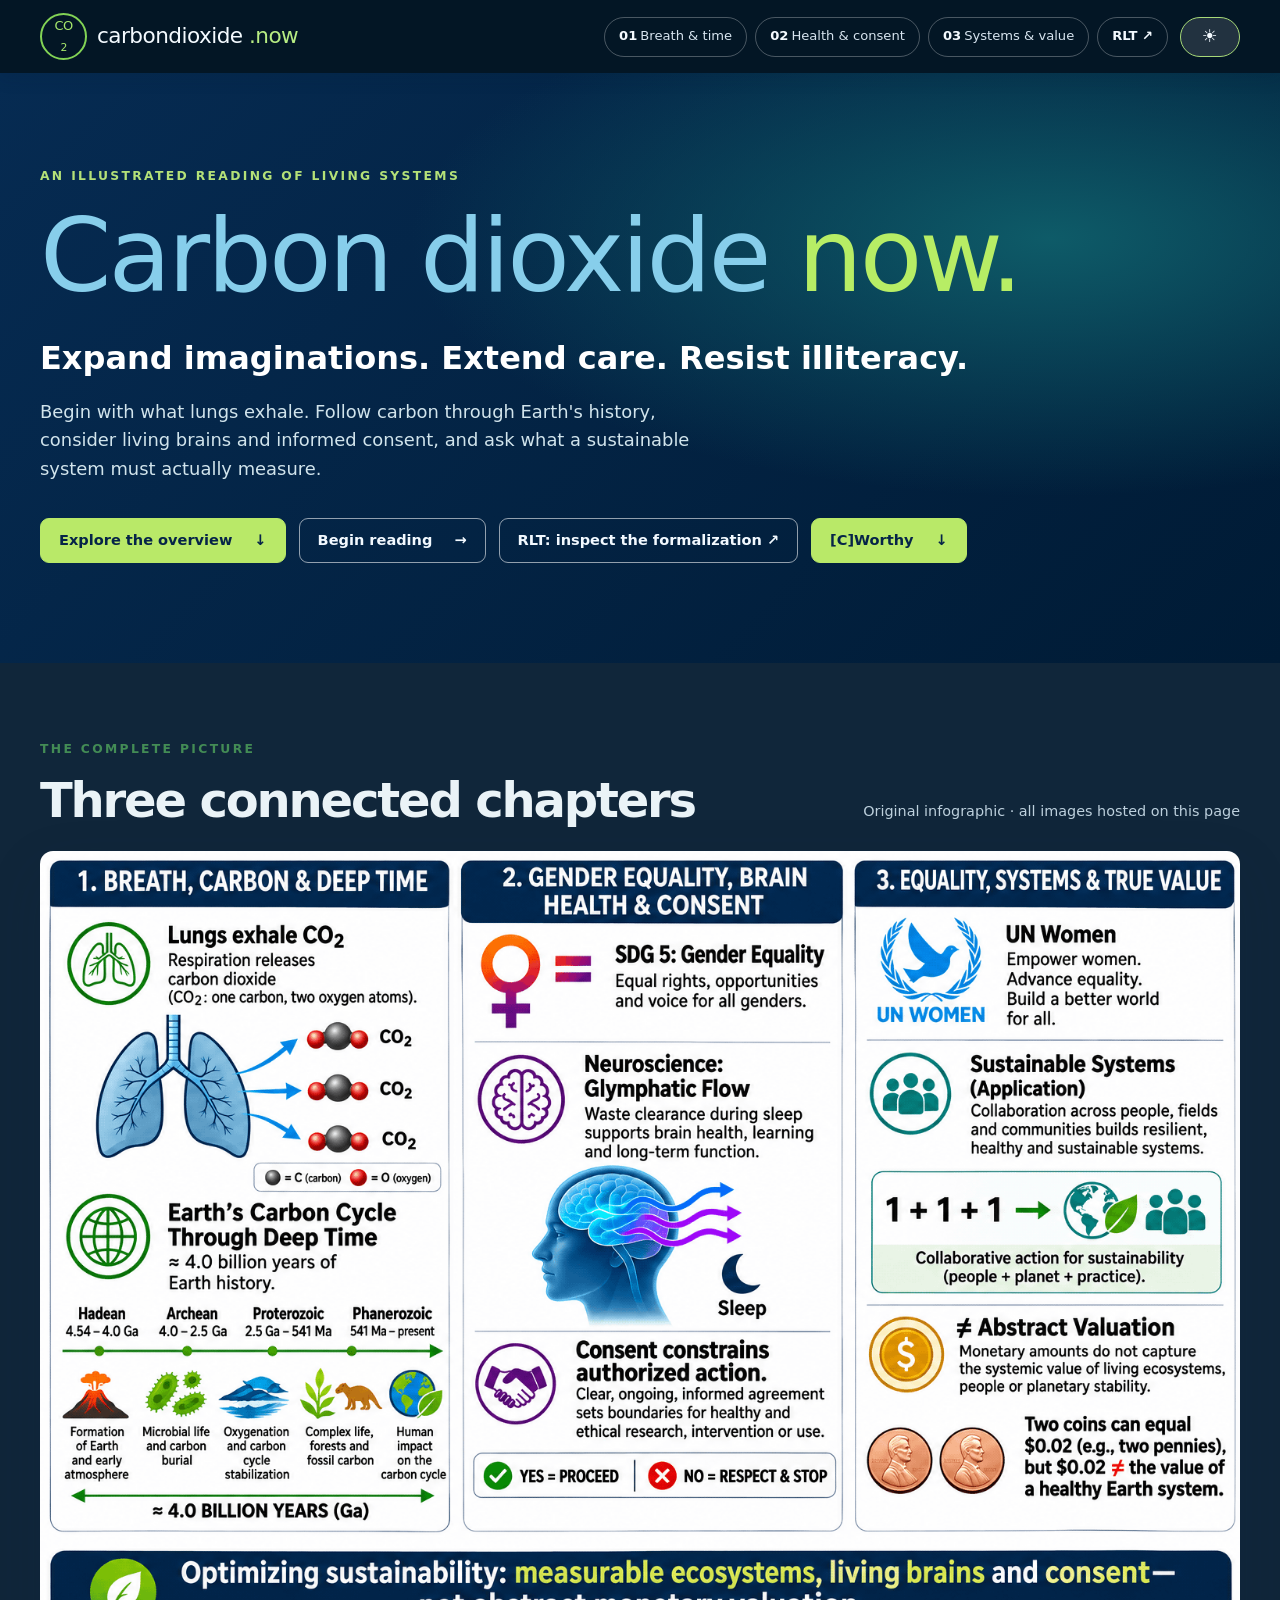
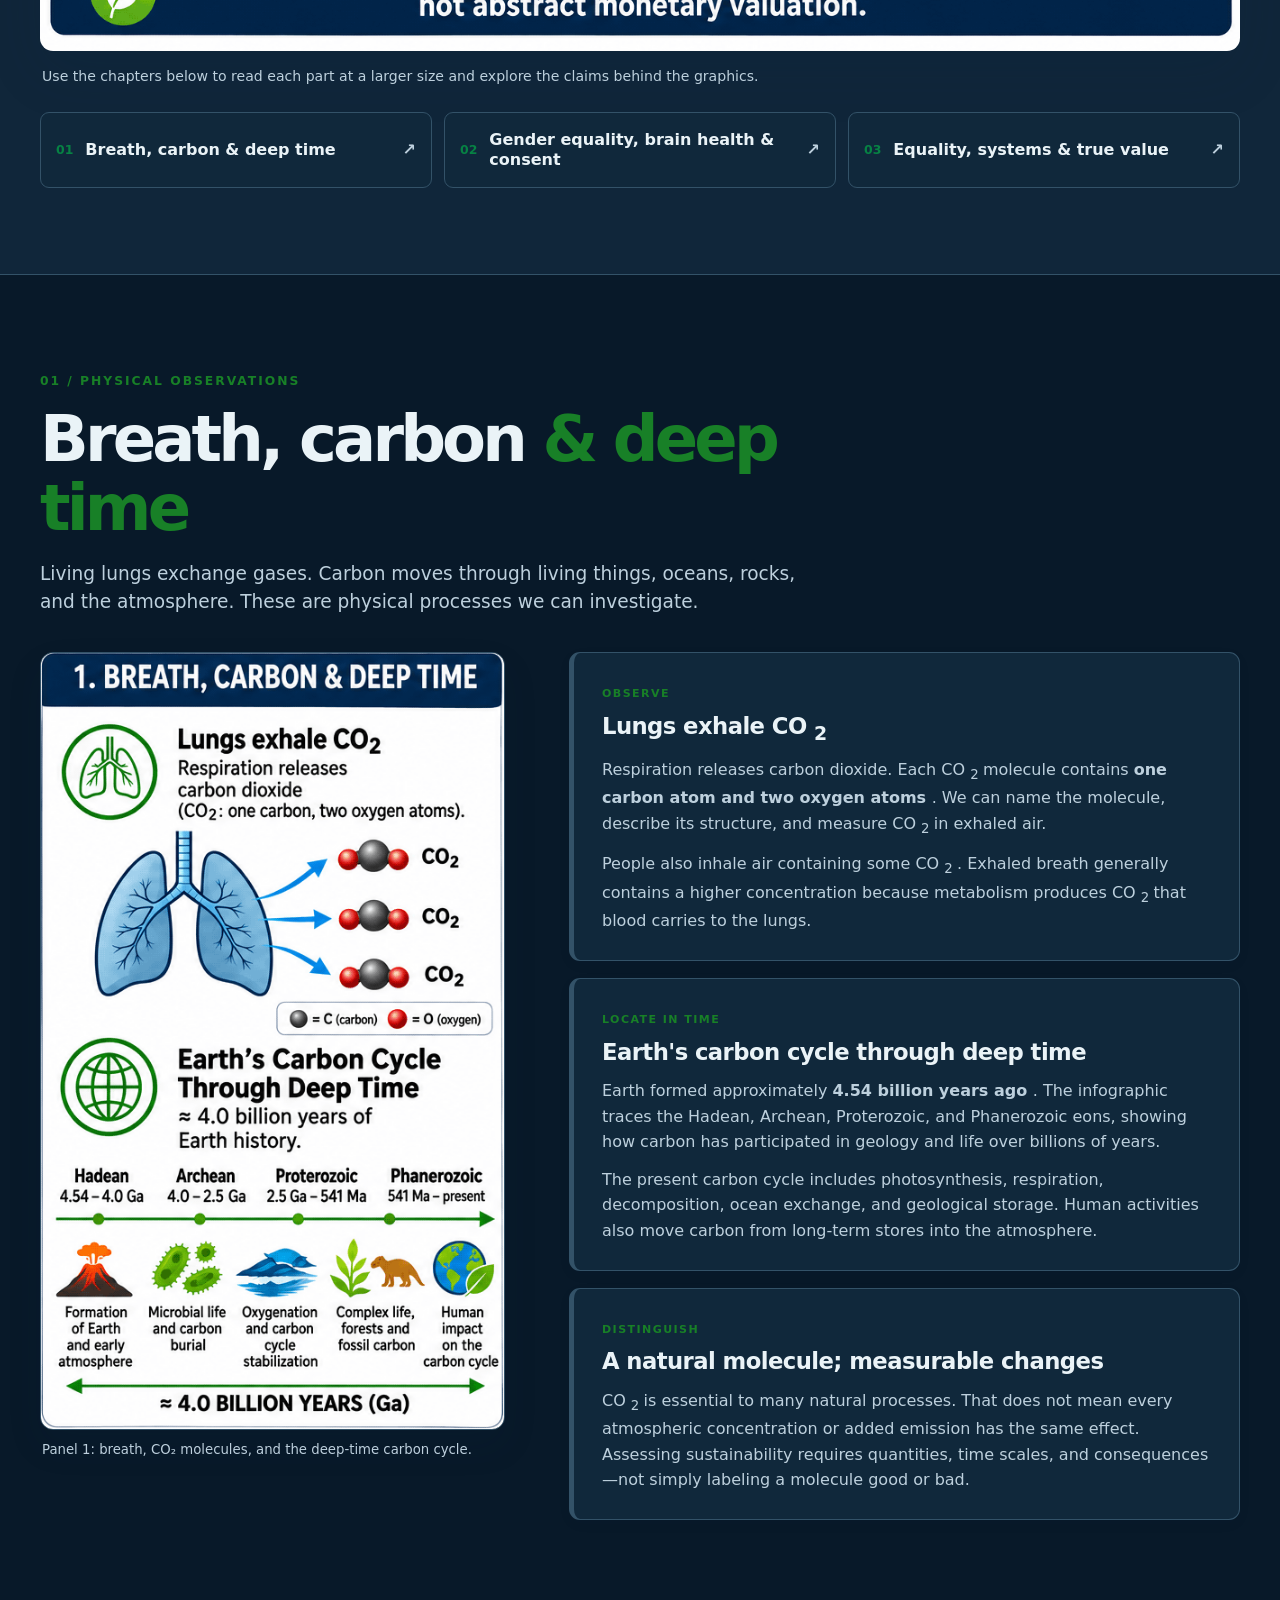
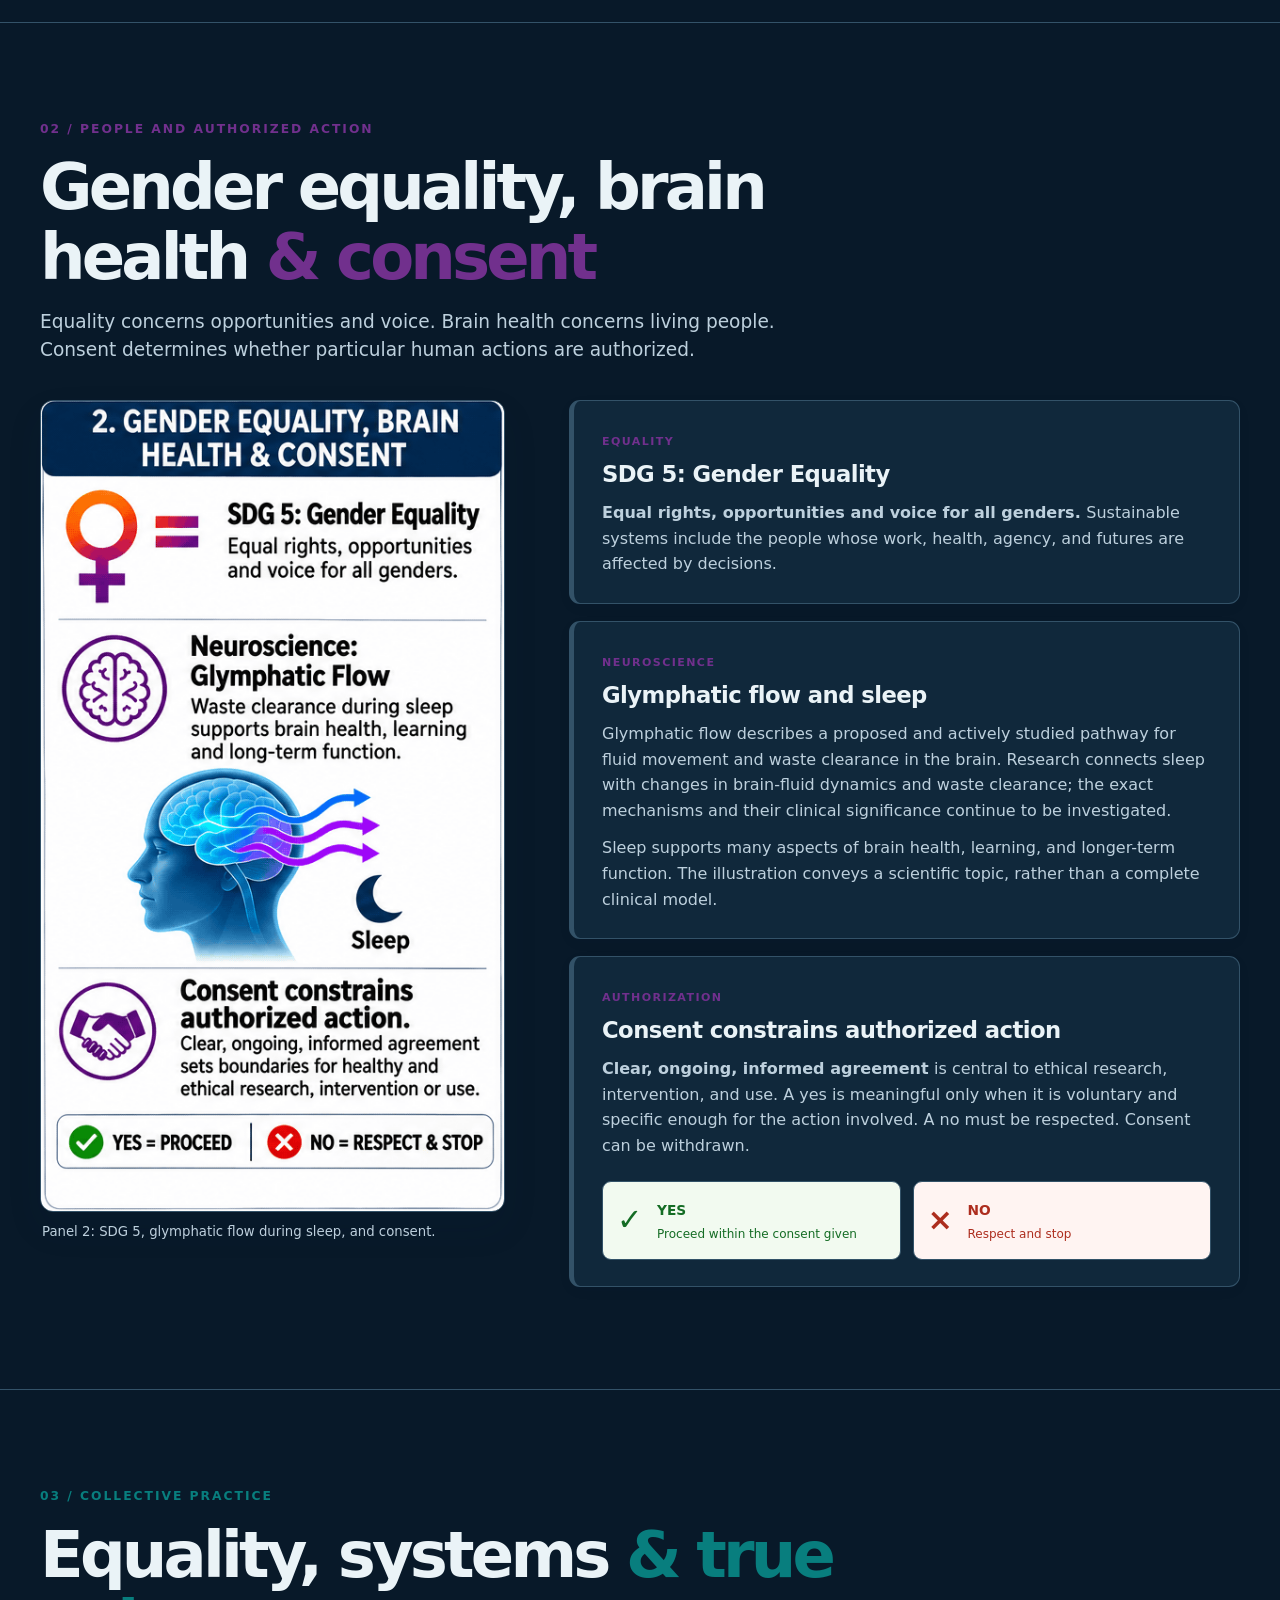
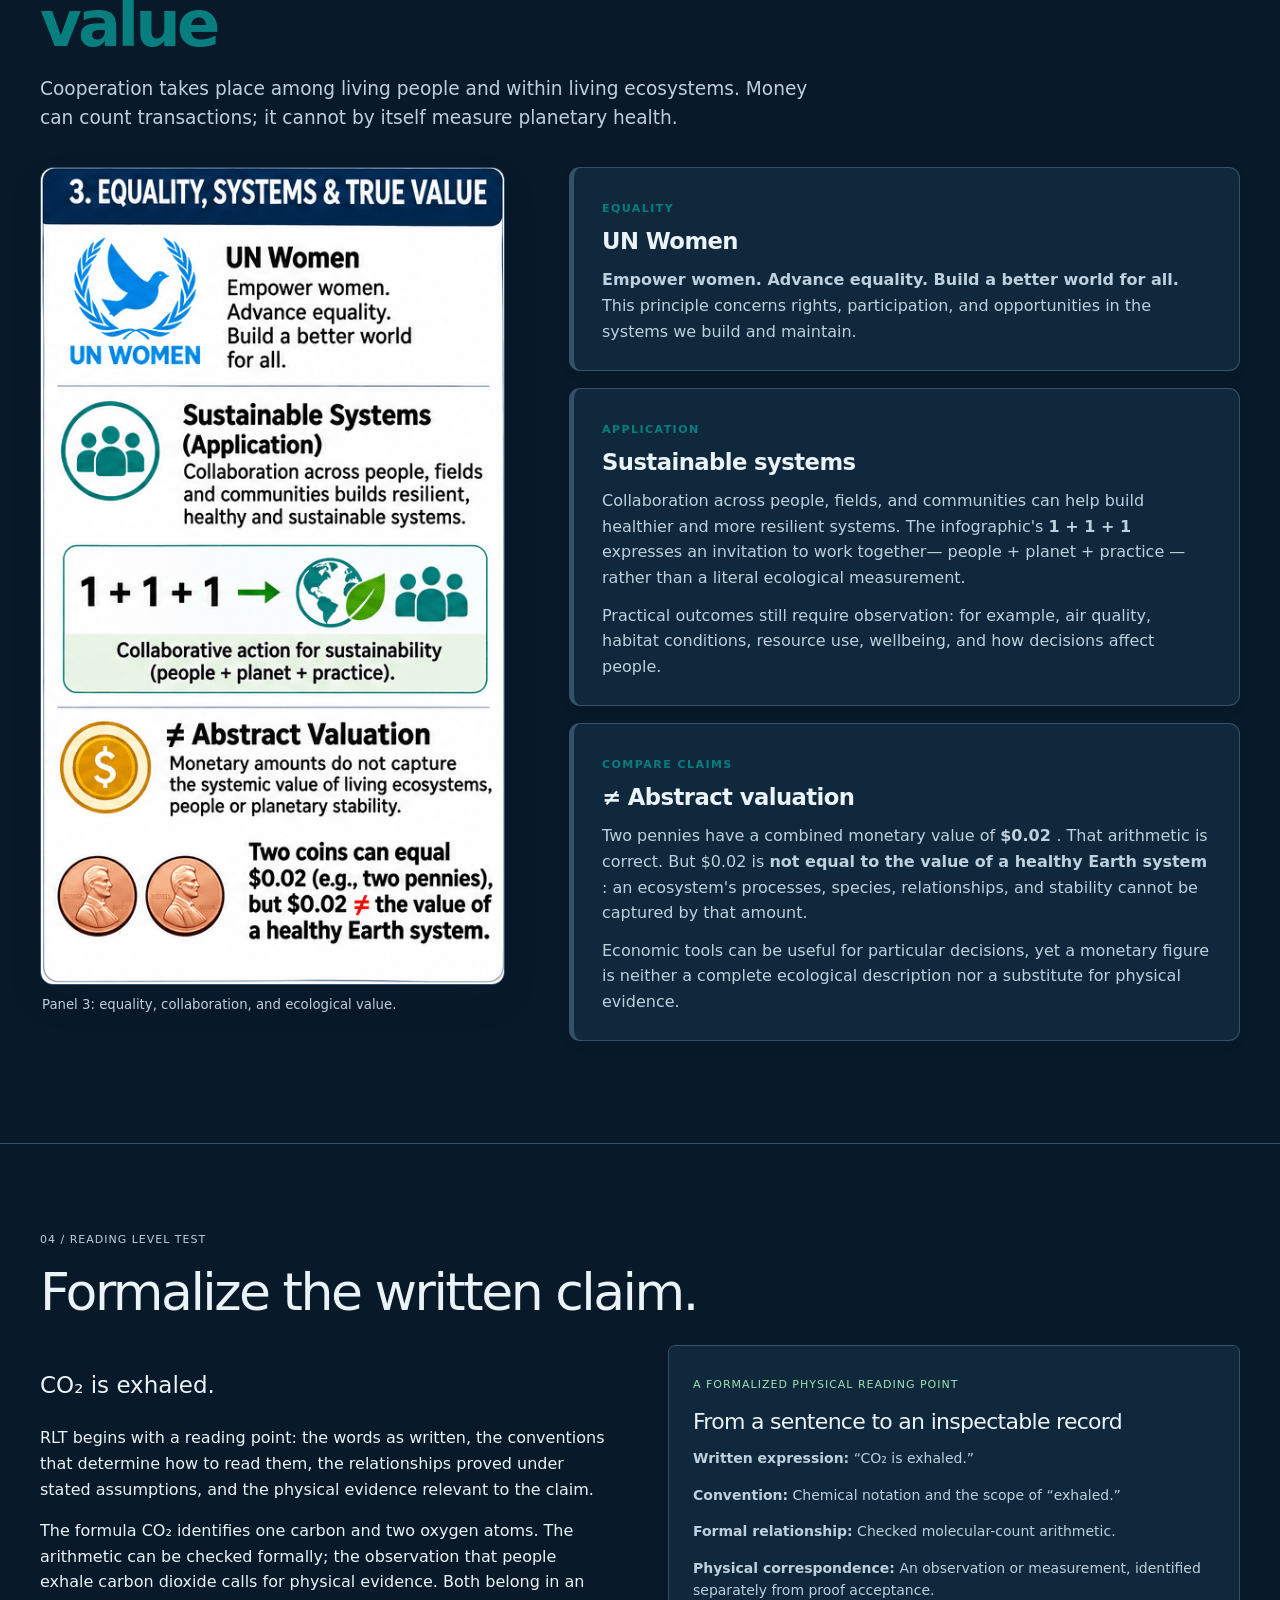
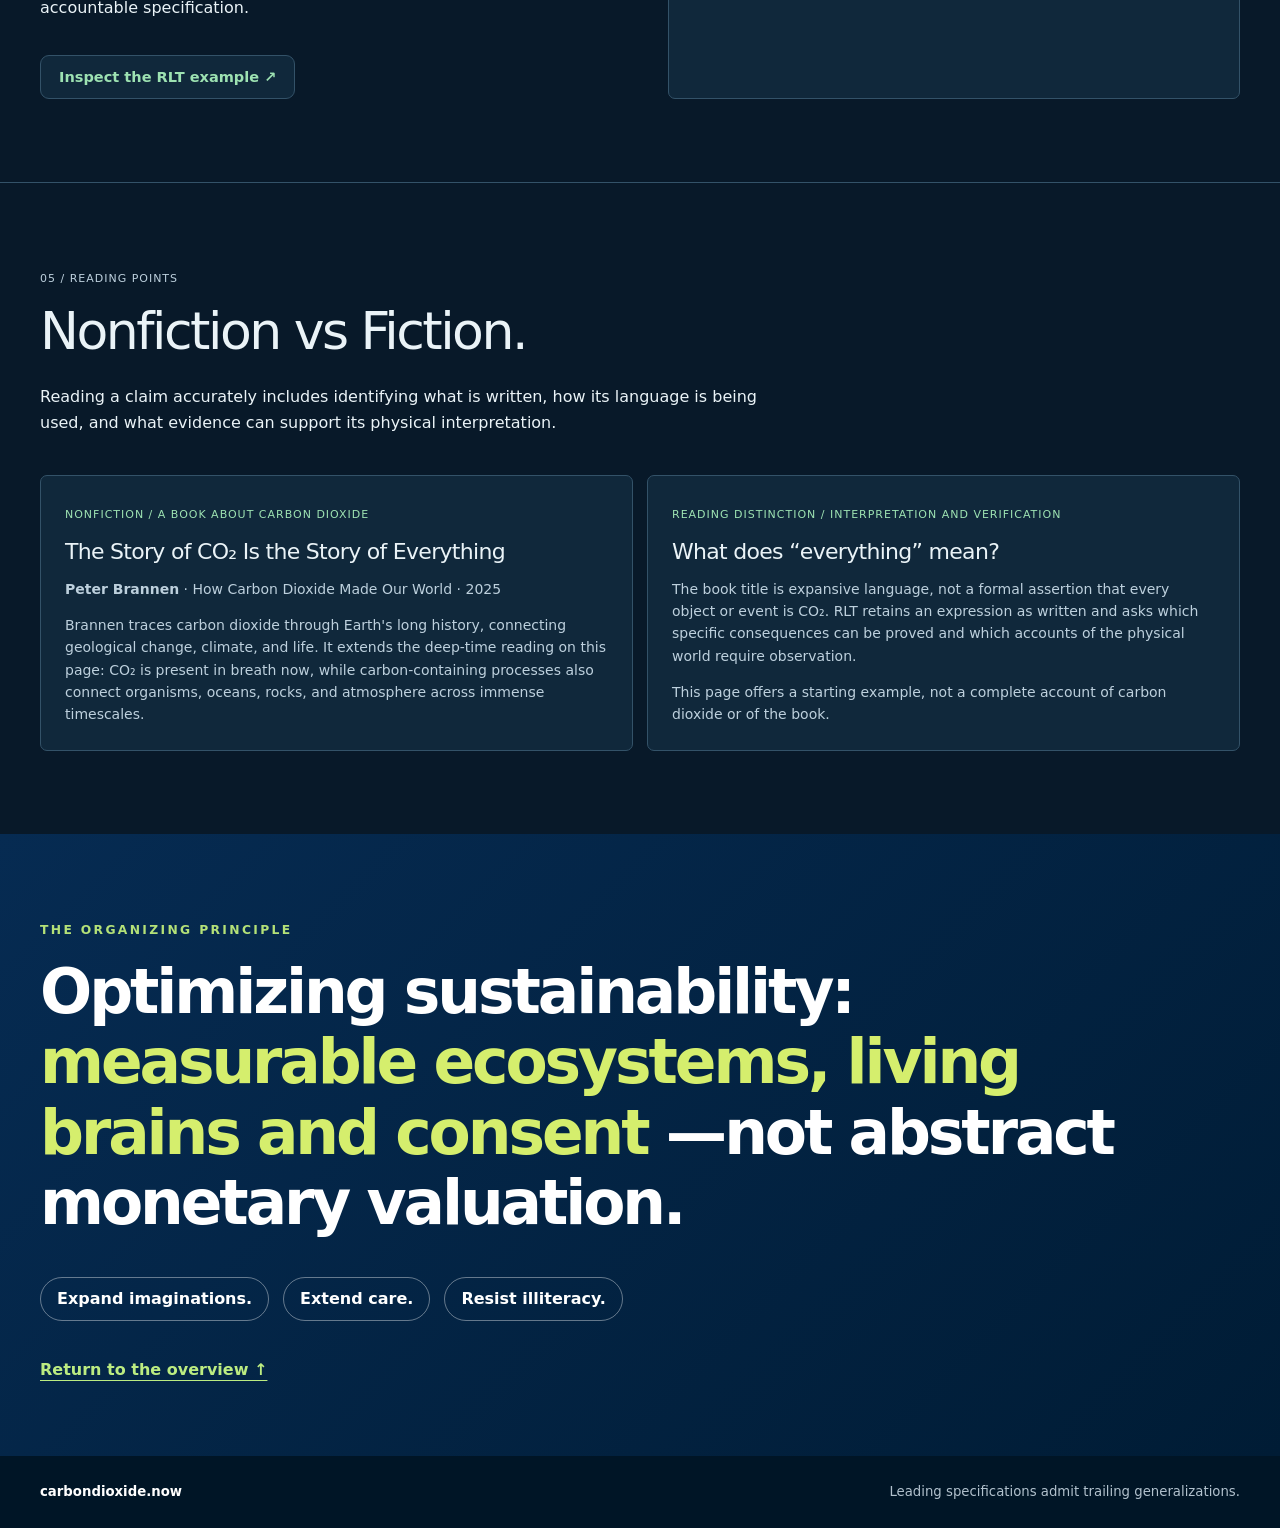
<file: carbondioxide/index.html>
<!DOCTYPE html>
<html data-default-theme="dark" data-theme="dark" data-theme-key="home" lang="en">
 <head>
  <meta charset="utf-8"/>
  <meta content="width=device-width, initial-scale=1" name="viewport"/>
  <meta content="Carbon dioxide now: breath, Earth's carbon cycle, brain health, consent, equality and sustainable systems. An illustrated, self-contained reading experience." name="description"/>
  <meta content="#05264a" name="theme-color"/>
  <title>
   Carbon Dioxide Now &mdash; Breath, Care &amp; Sustainability
  </title>
  <link href="assets/favicon.svg" rel="icon" type="image/svg+xml"/>
  <link href="style.css?v=20261116e" rel="stylesheet"/>
  <script defer="True" src="scripts/theme.js">
  </script>
 </head>
 <body class="home-page">
  <a class="skip" href="#main">
   Skip to content
  </a>
  <header class="masthead" id="top">
   <div class="wrap masthead-inner">
    <a aria-label="Carbon Dioxide Now, back to top" class="wordmark" href="#top">
     <span class="mark">
      CO
      <sub>
       2
      </sub>
     </span>
     <span>
      carbondioxide
      <span class="domain">
       .now
      </span>
     </span>
    </a>
    <div class="masthead-controls">
     <nav aria-label="Page chapters">
      <a href="#breath">
       01
       <span>
        Breath &amp; time
       </span>
      </a>
      <a href="#care">
       02
       <span>
        Health &amp; consent
       </span>
      </a>
      <a href="#systems">
       03
       <span>
        Systems &amp; value
       </span>
      </a>
      <a href="RLT/">
       RLT &nearrow;
      </a>
     </nav>
     <button aria-label="Switch to light mode" aria-pressed="true" class="theme-toggle" data-theme-toggle="" type="button">
      <span aria-hidden="true" class="theme-icon">
       ☀
      </span>
      <span class="theme-label">
       Light mode
      </span>
     </button>
    </div>
   </div>
  </header>
  <main id="main">
   <section aria-labelledby="hero-title" class="hero">
    <div class="wrap">
     <p class="eyebrow">
      An illustrated reading of living systems
     </p>
     <h1 id="hero-title">
      Carbon dioxide
      <em>
       now.
      </em>
     </h1>
     <p class="hero-intro">
      Expand imaginations. Extend care. Resist illiteracy.
     </p>
     <p class="hero-detail">
      Begin with what lungs exhale. Follow carbon through Earth's history, consider living brains and informed consent, and ask what a sustainable system must actually measure.
     </p>
     <div class="hero-actions">
      <a class="primary-link" href="#overview">
       Explore the overview
       <span aria-hidden="true">
        &darr;
       </span>
      </a>
      <a class="secondary-link" href="#breath">
       Begin reading
       <span aria-hidden="true">
        &rarr;
       </span>
      </a>
      <a class="secondary-link" href="RLT/">
       RLT: inspect the formalization &nearrow;
      </a>
      <a class="primary-link" href="/cworthy/">
       [C]Worthy
       <span aria-hidden="true">
        &darr;
       </span>
      </a>
     </div>
    </div>
   </section>
   <section aria-labelledby="overview-title" class="overview" id="overview">
    <div class="wrap">
     <div class="section-heading">
      <div>
       <p class="eyebrow">
        The complete picture
       </p>
       <h2 id="overview-title">
        Three connected chapters
       </h2>
      </div>
      <p>
       Original infographic &middot; all images hosted on this page
      </p>
     </div>
     <figure class="overview-image">
      <img alt="Three-column infographic: 1. Breath, Carbon &amp; Deep Time: lungs exhale CO₂ and Earth's carbon cycle; 2. Gender Equality, Brain Health &amp; Consent: SDG 5, glymphatic flow and authorized action; 3. Equality, Systems &amp; True Value: UN Women, collaboration, and the limits of abstract monetary valuation." fetchpriority="high" height="1024" src="assets/overview.png" width="1536"/>
      <figcaption>
       Use the chapters below to read each part at a larger size and explore the claims behind the graphics.
      </figcaption>
     </figure>
     <div aria-label="Jump to a chapter" class="chapter-jump">
      <a href="#breath">
       <span>
        01
       </span>
       Breath, carbon &amp; deep time
       <b aria-hidden="true">
        &nearrow;
       </b>
      </a>
      <a href="#care">
       <span>
        02
       </span>
       Gender equality, brain health &amp; consent
       <b aria-hidden="true">
        &nearrow;
       </b>
      </a>
      <a href="#systems">
       <span>
        03
       </span>
       Equality, systems &amp; true value
       <b aria-hidden="true">
        &nearrow;
       </b>
      </a>
     </div>
    </div>
   </section>
   <section aria-labelledby="breath-title" class="chapter green" id="breath">
    <div class="wrap">
     <div class="chapter-head">
      <span class="chapter-number">
       01 / Physical observations
      </span>
      <h2 id="breath-title">
       Breath, carbon
       <span>
        &amp; deep time
       </span>
      </h2>
      <p>
       Living lungs exchange gases. Carbon moves through living things, oceans, rocks, and the atmosphere. These are physical processes we can investigate.
      </p>
     </div>
     <div class="chapter-layout">
      <figure class="panel-image">
       <img alt="First infographic panel: illustrated lungs releasing three carbon dioxide molecules; carbon dioxide consists of one carbon atom bonded to two oxygen atoms. Below is a geologic timeline from the Hadean to the Phanerozoic showing developments in Earth's carbon cycle." height="861" loading="lazy" src="assets/breath-carbon-deep-time.png" width="514"/>
       <figcaption>
        Panel 1: breath, CO₂ molecules, and the deep-time carbon cycle.
       </figcaption>
      </figure>
      <div class="readings">
       <article class="reading">
        <span class="reading-tag">
         Observe
        </span>
        <h3>
         Lungs exhale CO
         <sub>
          2
         </sub>
        </h3>
        <p>
         Respiration releases carbon dioxide. Each CO
         <sub>
          2
         </sub>
         molecule contains
         <strong>
          one carbon atom and two oxygen atoms
         </strong>
         . We can name the molecule, describe its structure, and measure CO
         <sub>
          2
         </sub>
         in exhaled air.
        </p>
        <p>
         People also inhale air containing some CO
         <sub>
          2
         </sub>
         . Exhaled breath generally contains a higher concentration because metabolism produces CO
         <sub>
          2
         </sub>
         that blood carries to the lungs.
        </p>
       </article>
       <article class="reading">
        <span class="reading-tag">
         Locate in time
        </span>
        <h3>
         Earth's carbon cycle through deep time
        </h3>
        <p>
         Earth formed approximately
         <strong>
          4.54 billion years ago
         </strong>
         . The infographic traces the Hadean, Archean, Proterozoic, and Phanerozoic eons, showing how carbon has participated in geology and life over billions of years.
        </p>
        <p>
         The present carbon cycle includes photosynthesis, respiration, decomposition, ocean exchange, and geological storage. Human activities also move carbon from long-term stores into the atmosphere.
        </p>
       </article>
       <article class="reading">
        <span class="reading-tag">
         Distinguish
        </span>
        <h3>
         A natural molecule; measurable changes
        </h3>
        <p>
         CO
         <sub>
          2
         </sub>
         is essential to many natural processes. That does not mean every atmospheric concentration or added emission has the same effect. Assessing sustainability requires quantities, time scales, and consequences&mdash;not simply labeling a molecule good or bad.
        </p>
       </article>
      </div>
     </div>
    </div>
   </section>
   <section aria-labelledby="care-title" class="chapter purple" id="care">
    <div class="wrap">
     <div class="chapter-head">
      <span class="chapter-number">
       02 / People and authorized action
      </span>
      <h2 id="care-title">
       Gender equality, brain health
       <span>
        &amp; consent
       </span>
      </h2>
      <p>
       Equality concerns opportunities and voice. Brain health concerns living people. Consent determines whether particular human actions are authorized.
      </p>
     </div>
     <div class="chapter-layout">
      <figure class="panel-image">
       <img alt="Second infographic panel: SDG 5 gender equality symbol; profile of a human brain illustrating glymphatic flow during sleep; a handshake representing consent, followed by YES&mdash;proceed and NO&mdash;respect and stop." height="861" loading="lazy" src="assets/gender-brain-consent.png" width="492"/>
       <figcaption>
        Panel 2: SDG 5, glymphatic flow during sleep, and consent.
       </figcaption>
      </figure>
      <div class="readings">
       <article class="reading">
        <span class="reading-tag">
         Equality
        </span>
        <h3>
         SDG 5: Gender Equality
        </h3>
        <p>
         <strong>
          Equal rights, opportunities and voice for all genders.
         </strong>
         Sustainable systems include the people whose work, health, agency, and futures are affected by decisions.
        </p>
       </article>
       <article class="reading">
        <span class="reading-tag">
         Neuroscience
        </span>
        <h3>
         Glymphatic flow and sleep
        </h3>
        <p>
         Glymphatic flow describes a proposed and actively studied pathway for fluid movement and waste clearance in the brain. Research connects sleep with changes in brain-fluid dynamics and waste clearance; the exact mechanisms and their clinical significance continue to be investigated.
        </p>
        <p>
         Sleep supports many aspects of brain health, learning, and longer-term function. The illustration conveys a scientific topic, rather than a complete clinical model.
        </p>
       </article>
       <article class="reading">
        <span class="reading-tag">
         Authorization
        </span>
        <h3>
         Consent constrains authorized action
        </h3>
        <p>
         <strong>
          Clear, ongoing, informed agreement
         </strong>
         is central to ethical research, intervention, and use. A yes is meaningful only when it is voluntary and specific enough for the action involved. A no must be respected. Consent can be withdrawn.
        </p>
        <div aria-label="Consent principle" class="decision">
         <div class="yes">
          <span aria-hidden="true">
           &checkmark;
          </span>
          <b>
           YES
          </b>
          <small>
           Proceed within the consent given
          </small>
         </div>
         <div class="no">
          <span aria-hidden="true">
           &times;
          </span>
          <b>
           NO
          </b>
          <small>
           Respect and stop
          </small>
         </div>
        </div>
       </article>
      </div>
     </div>
    </div>
   </section>
   <section aria-labelledby="systems-title" class="chapter teal" id="systems">
    <div class="wrap">
     <div class="chapter-head">
      <span class="chapter-number">
       03 / Collective practice
      </span>
      <h2 id="systems-title">
       Equality, systems
       <span>
        &amp; true value
       </span>
      </h2>
      <p>
       Cooperation takes place among living people and within living ecosystems. Money can count transactions; it cannot by itself measure planetary health.
      </p>
     </div>
     <div class="chapter-layout">
      <figure class="panel-image">
       <img alt="Third infographic panel: UN Women emblem and equality language; sustainable systems with people plus planet plus practice; two pennies illustrating that two cents in monetary value does not equal the value of a healthy Earth system." height="861" loading="lazy" src="assets/equality-systems-value.png" width="489"/>
       <figcaption>
        Panel 3: equality, collaboration, and ecological value.
       </figcaption>
      </figure>
      <div class="readings">
       <article class="reading">
        <span class="reading-tag">
         Equality
        </span>
        <h3>
         UN Women
        </h3>
        <p>
         <strong>
          Empower women. Advance equality. Build a better world for all.
         </strong>
         This principle concerns rights, participation, and opportunities in the systems we build and maintain.
        </p>
       </article>
       <article class="reading">
        <span class="reading-tag">
         Application
        </span>
        <h3>
         Sustainable systems
        </h3>
        <p>
         Collaboration across people, fields, and communities can help build healthier and more resilient systems. The infographic's
         <strong>
          1 + 1 + 1
         </strong>
         expresses an invitation to work together&mdash;
         <em>
          people + planet + practice
         </em>
         &mdash;rather than a literal ecological measurement.
        </p>
        <p>
         Practical outcomes still require observation: for example, air quality, habitat conditions, resource use, wellbeing, and how decisions affect people.
        </p>
       </article>
       <article class="reading">
        <span class="reading-tag">
         Compare claims
        </span>
        <h3>
         &ne; Abstract valuation
        </h3>
        <p>
         Two pennies have a combined monetary value of
         <strong>
          $0.02
         </strong>
         . That arithmetic is correct. But $0.02 is
         <strong>
          not equal to the value of a healthy Earth system
         </strong>
         : an ecosystem's processes, species, relationships, and stability cannot be captured by that amount.
        </p>
        <p>
         Economic tools can be useful for particular decisions, yet a monetary figure is neither a complete ecological description nor a substitute for physical evidence.
        </p>
       </article>
      </div>
     </div>
    </div>
   </section>
       <!-- Independent research introduction: same shared components as other pages. -->
    <section class="section" id="formalization" aria-labelledby="formalization-title">
      <div class="wrap">
        <p class="count">04 / Reading Level Test</p>
        <h2 id="formalization-title">Formalize the written claim.</h2>
        <div class="section-grid">
          <div>
            <p class="lead">CO₂ is exhaled.</p>
            <p>RLT begins with a reading point: the words as written, the conventions that determine how to read them, the relationships proved under stated assumptions, and the physical evidence relevant to the claim.</p>
            <p>The formula CO₂ identifies one carbon and two oxygen atoms. The arithmetic can be checked formally; the observation that people exhale carbon dioxide calls for physical evidence. Both belong in an accountable specification.</p>
            <div class="actions">
              <a href="RLT/">Inspect the RLT example ↗</a>
            </div>
          </div>
          <div class="card">
            <span class="card-num">A formalized physical reading point</span>
            <h3>From a sentence to an inspectable record</h3>
            <p><strong>Written expression:</strong> “CO₂ is exhaled.”</p>
            <p><strong>Convention:</strong> Chemical notation and the scope of “exhaled.”</p>
            <p><strong>Formal relationship:</strong> Checked molecular-count arithmetic.</p>
            <p><strong>Physical correspondence:</strong> An observation or measurement, identified separately from proof acceptance.</p>
          </div>
        </div>
      </div>
    </section>

    <section class="section" id="reading-points" aria-labelledby="reading-points-title">
      <div class="wrap">
        <p class="count">05 / Reading points</p>
        <h2 id="reading-points-title">Nonfiction vs Fiction.</h2>
        <p class="intro">Reading a claim accurately includes identifying what is written, how its language is being used, and what evidence can support its physical interpretation.</p>
        <div class="cards">
          <article class="card">
            <span class="card-num">Nonfiction / A book about carbon dioxide</span>
            <h3><cite>The Story of CO₂ Is the Story of Everything</cite></h3>
            <p><strong>Peter Brannen</strong> · <cite>How Carbon Dioxide Made Our World</cite> · 2025</p>
            <p>Brannen traces carbon dioxide through Earth's long history, connecting geological change, climate, and life. It extends the deep-time reading on this page: CO₂ is present in breath now, while carbon-containing processes also connect organisms, oceans, rocks, and atmosphere across immense timescales.</p>
          </article>
          <article class="card">
            <span class="card-num">Reading distinction / Interpretation and verification</span>
            <h3>What does “everything” mean?</h3>
            <p>The book title is expansive language, not a formal assertion that every object or event is CO₂. RLT retains an expression as written and asks which specific consequences can be proved and which accounts of the physical world require observation.</p>
            <p>This page offers a starting example, not a complete account of carbon dioxide or of the book.</p>
          </article>
        </div>
      </div>
    </section>
<section aria-labelledby="closing-title" class="closing">
    <div class="wrap">
     <p class="eyebrow">
      The organizing principle
     </p>
     <h2 id="closing-title">
      Optimizing sustainability:
      <span>
       measurable ecosystems, living brains and consent
      </span>
      &mdash;not abstract monetary valuation.
     </h2>
     <div class="closing-triad">
      <span>
       Expand imaginations.
      </span>
      <span>
       Extend care.
      </span>
      <span>
       Resist illiteracy.
      </span>
     </div>
     <a class="backtop" href="#overview">
      Return to the overview &uarr;
     </a>
    </div>
   </section>
  </main>
  <footer>
   <div class="wrap footer-inner">
    <span>
     carbondioxide.now
    </span>
    <span>
     Leading specifications admit trailing generalizations.
    </span>
   </div>
  </footer>
 </body>
</html>
</file>
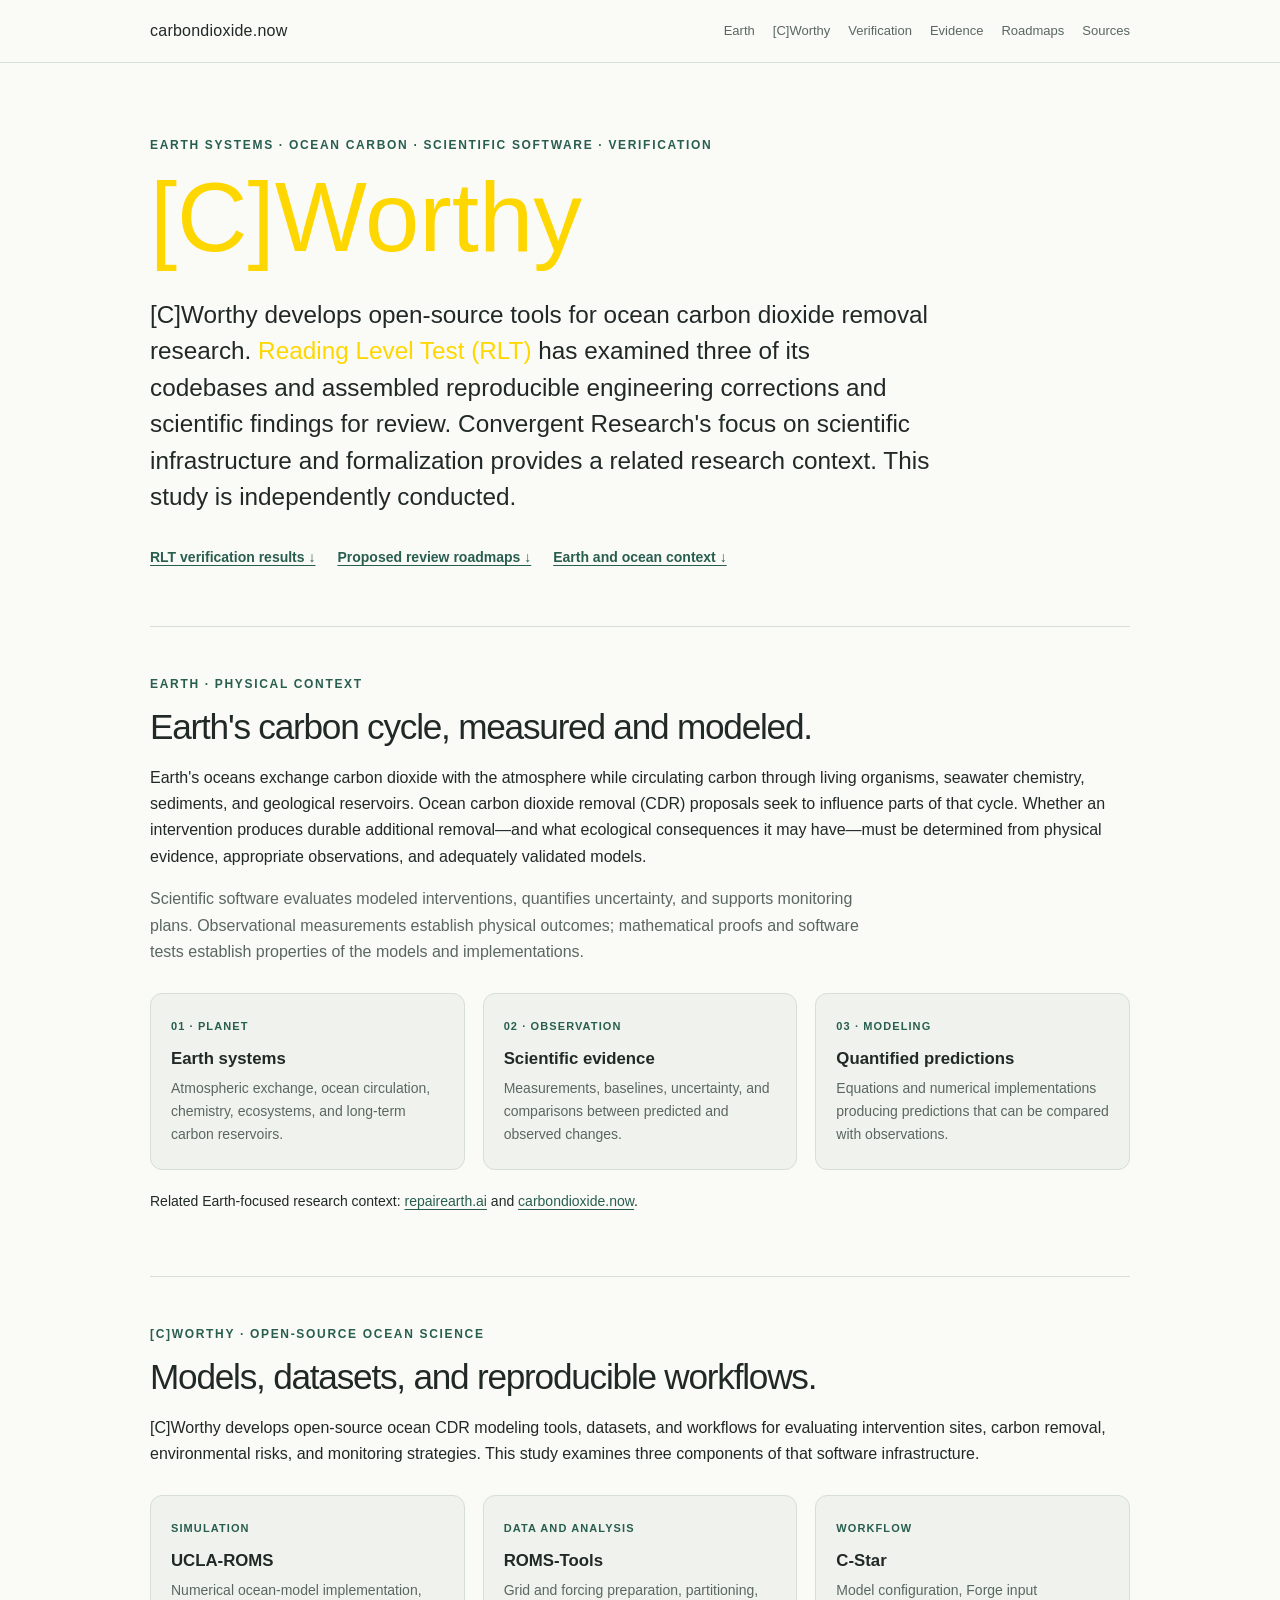
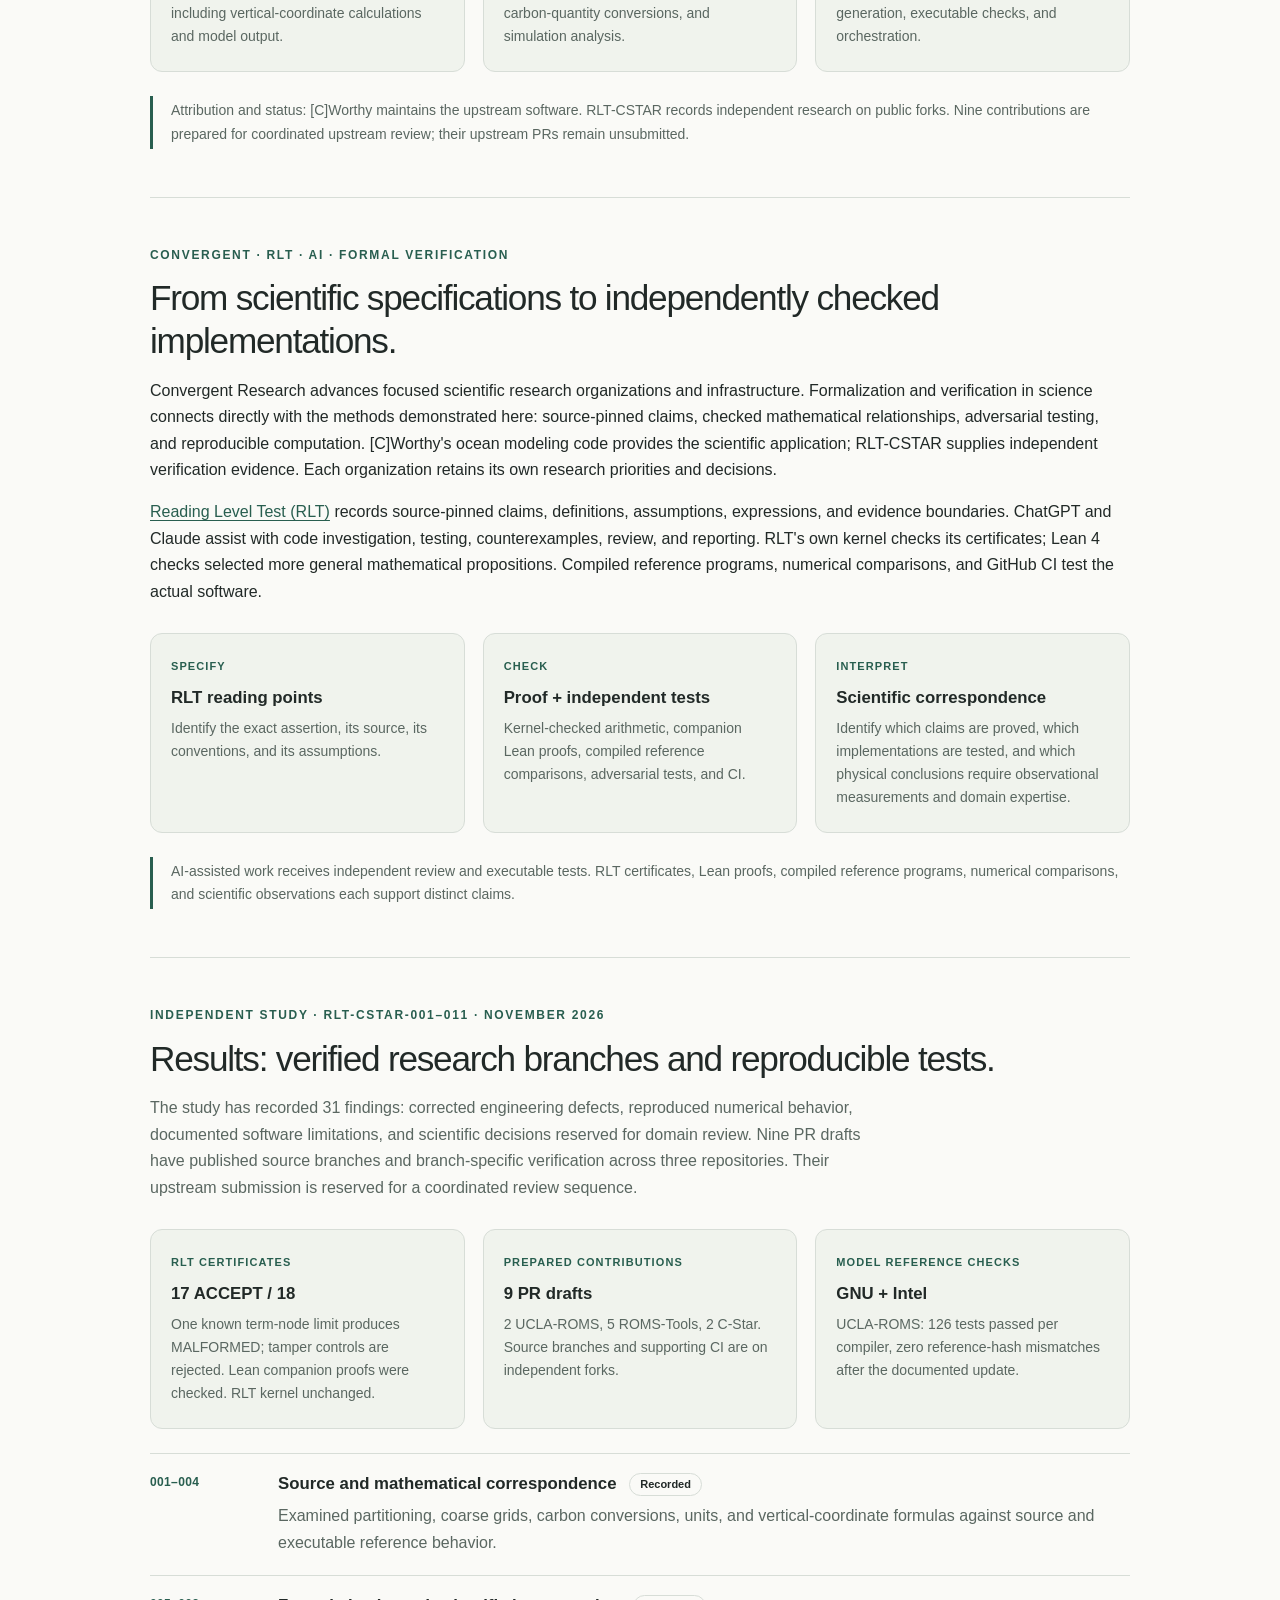
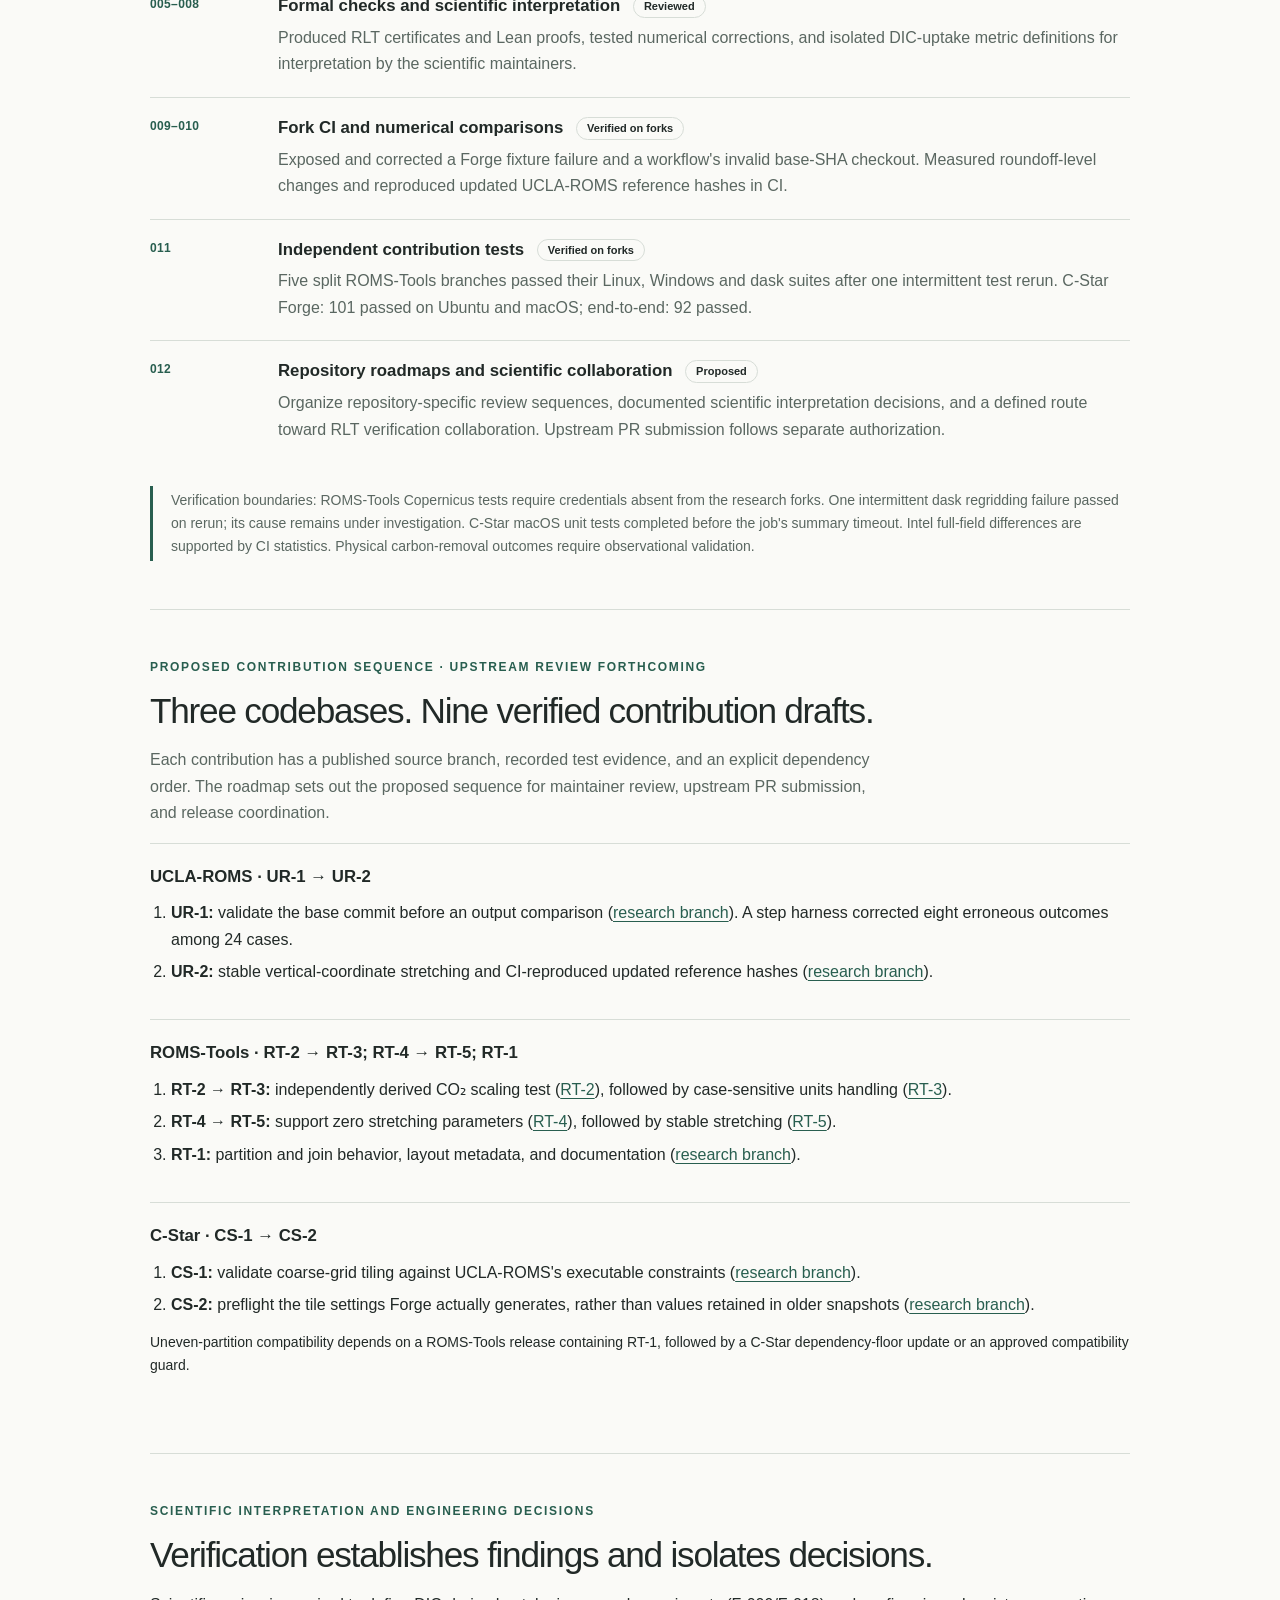
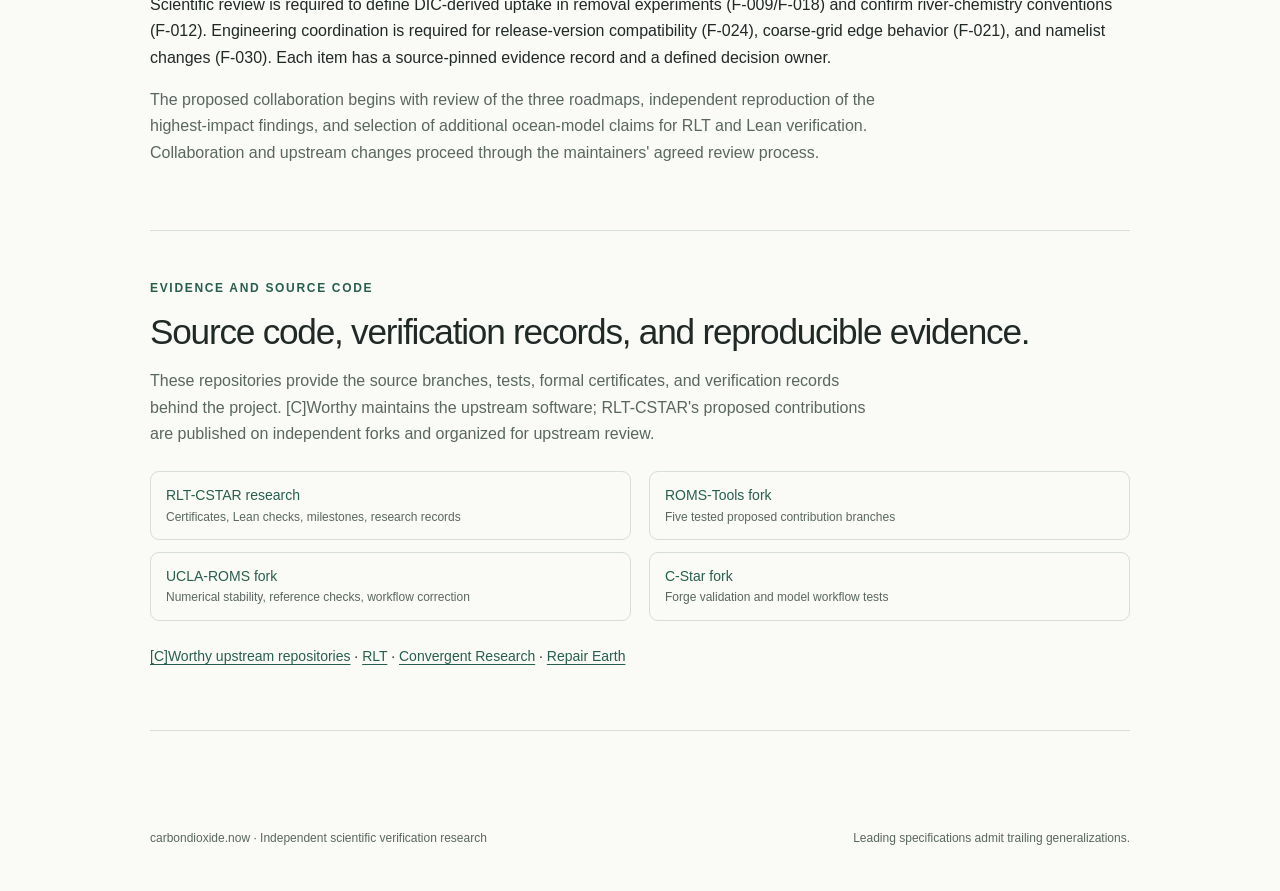
<file: carbondioxide/C/index.html>
<!doctype html>

<html lang="en">
<head>
<meta charset="utf-8"/>
<meta content="width=device-width, initial-scale=1" name="viewport"/>
<meta content="light dark" name="color-scheme"/>
<meta content="Earth carbon cycle, ocean carbon dioxide removal, [C]Worthy modeling software, Convergent Research, and independently verified RLT-CSTAR contributions." name="description"/>
<title>[C]Worthy · Earth, ocean science &amp; independent verification · carbondioxide.now</title>
<style>
    :root {
      color-scheme: light dark;
      --bg: #fafaf7;
      --fg: #212927;
      --soft: #5a6761;
      --line: #d7ddd7;
      --subtle: #f0f3ed;
      --accent: #285e4f;
      --accent2: #dfece5;
      --max: 980px;
    }
    @media (prefers-color-scheme: dark) {
      :root { --bg:#141b18; --fg:#e8efe9; --soft:#b4c3b8; --line:#34443a; --subtle:#1e2a23; --accent:#a1dcc0; --accent2:#263e32; }
    }
    * { box-sizing: border-box; }
    html { scroll-behavior: smooth; }
    body { margin: 0; background: var(--bg); color: var(--fg); font: 400 16px/1.65 -apple-system, BlinkMacSystemFont, "Segoe UI", Helvetica, Arial, sans-serif; }
    a { color: var(--accent); text-underline-offset: 3px; }
    a:focus-visible { outline: 3px solid var(--accent); outline-offset: 4px; }
    .wrap { width: min(calc(100% - 42px), var(--max)); margin: auto; }
    header { border-bottom: 1px solid var(--line); }
    .top { display: flex; justify-content: space-between; gap: 18px; align-items: center; padding: 18px 0; }
    .brand { font-size: 16px; font-weight: 300; letter-spacing: .015em; color: var(--fg); text-decoration: none; white-space: nowrap; }
    .nav { display: flex; gap: 18px; font-size: 13px; flex-wrap: wrap; }
    .nav a { color: var(--soft); text-decoration: none; }
    .nav a:hover { color: var(--fg); text-decoration: underline; }
    main { padding-bottom: 72px; }
    .hero { padding: 73px 0 57px; border-bottom: 1px solid var(--line); }
    .eyebrow { margin: 0 0 12px; font-size: 12px; text-transform: uppercase; letter-spacing: .14em; font-weight: 600; color: var(--accent); }
    h1 { font-size: clamp(3rem, 8.2vw, 6.1rem); line-height: 1.03; font-weight: 300; margin: 0 0 28px; }
    h2 { font-size: clamp(1.55rem, 3.2vw, 2.2rem); line-height: 1.2; letter-spacing: -.035em; font-weight: 400; margin: 0 0 15px; }
    h3 { font-size: 1.05rem; line-height: 1.35; font-weight: 620; margin: 0 0 7px; }
    .lead { font-size: clamp(1.16rem, 2.1vw, 1.52rem); line-height: 1.5; max-width: 780px; font-weight: 350; margin: 0; }
    .lede-note { color: var(--soft); font-size: 14px; margin-top: 23px; max-width: 790px; }
    .actions { display: flex; gap: 22px; flex-wrap: wrap; margin-top: 30px; font-size: 14px; }
    .actions a { font-weight: 600; }
    section { padding: 48px 0; border-bottom: 1px solid var(--line); }
    .section-intro { color: var(--soft); max-width: 730px; margin-top: 0; }
    .cols { display: grid; grid-template-columns: repeat(3, minmax(0, 1fr)); gap: 18px; margin-top: 28px; }
    .panel { border: 1px solid var(--line); border-radius: 12px; padding: 23px 20px; background: var(--subtle); }
    .panel p { margin: 0; font-size: 14px; color: var(--soft); }
    .panel .mini { margin: 0 0 12px; color: var(--accent); text-transform: uppercase; letter-spacing: .1em; font-size: 11px; font-weight: 700; }
    .progress { list-style: none; padding: 0; margin: 24px 0 0; }
    .progress li { display: grid; grid-template-columns: 108px 1fr; gap: 20px; padding: 19px 0; border-top: 1px solid var(--line); }
    .progress time, .progress .step { color: var(--accent); font-size: 12px; font-weight: 650; letter-spacing: .03em; }
    .progress p { margin: 6px 0 0; color: var(--soft); }
    .status { display: inline-block; border-radius: 999px; padding: 3px 10px; color: var(--fg); border: 1px solid var(--line); font-size: 11px; font-weight: 600; vertical-align: middle; margin-left: 8px; white-space: nowrap; }
    .note { border-left: 3px solid var(--accent); padding: 3px 0 3px 18px; margin: 24px 0 0; color: var(--soft); }
    .roadmap { padding: 22px 0; border-top: 1px solid var(--line); }
    .roadmap h3 { margin-bottom: 9px; }
    .roadmap p { margin: 6px 0; }
    .roadmap ol { padding-left: 21px; margin: 12px 0; }
    .roadmap li { margin: 6px 0; }
    .meta { font-size: 13px; color: var(--soft); }
    .small { font-size: 14px; }
    .repos { display: grid; grid-template-columns: 1fr 1fr; gap: 12px 18px; margin: 24px 0 0; }
    .repos a { display: block; border: 1px solid var(--line); border-radius: 9px; padding: 12px 15px; text-decoration: none; font-size: 14px; }
    .repos a:hover { background: var(--subtle); }
    .repos span { display: block; font-size: 12px; color: var(--soft); }
    footer { display: flex; gap: 15px; justify-content: space-between; flex-wrap: wrap; padding: 26px 0 42px; color: var(--soft); font-size: 12px; }
    footer a { color: inherit; }
    @media (max-width: 680px) { .hero { padding: 51px 0 45px; } .cols, .repos { grid-template-columns: 1fr; } .progress li { grid-template-columns: 1fr; gap: 4px; } .top { align-items: flex-start; } .nav { gap: 12px; } }
  </style>
</head>
<body>
<header>
<div class="wrap top">
<a class="brand" href="/">carbondioxide.now</a>
<nav aria-label="Page navigation" class="nav"><a href="#earth">Earth</a><a href="#cworthy">[C]Worthy</a><a href="#verification">Verification</a><a href="#progress">Evidence</a><a href="#roadmaps">Roadmaps</a><a href="#sources">Sources</a></nav>
</div>
</header>
<main class="wrap">
<div class="hero">
<p class="eyebrow">Earth systems · Ocean carbon · Scientific software · Verification</p>
<h1 style="color: gold;">[C]Worthy</h1>
<!--<p class="lead">The Earth's carbon cycle is its history. It's imperative that we prioritize accurate science like clean datacenters ocean carbon dioxide removal.</p>
<p class="lede-note">-->
<p class="lead">[C]Worthy develops open-source tools for ocean carbon dioxide removal research. <span style="color: gold;">Reading Level Test (RLT)</span><!--, working with ChatGPT, Claude, Lean 4, and independent numerical verification,--> has examined three of its codebases and assembled reproducible engineering corrections and scientific findings for review. Convergent Research's focus on scientific infrastructure and formalization provides a related research context. This study is independently conducted.</p>
<div class="actions"><a href="#progress">RLT verification results ↓</a><a href="#roadmaps">Proposed review roadmaps ↓</a><a href="#earth">Earth and ocean context ↓</a></div>
</div>
<section aria-labelledby="earth-title" id="earth">
<p class="eyebrow">Earth · Physical context</p>
<h2 id="earth-title">Earth's carbon cycle, measured and modeled.</h2>
<p>Earth's oceans exchange carbon dioxide with the atmosphere while circulating carbon through living organisms, seawater chemistry, sediments, and geological reservoirs. Ocean carbon dioxide removal (CDR) proposals seek to influence parts of that cycle. Whether an intervention produces durable additional removal—and what ecological consequences it may have—must be determined from physical evidence, appropriate observations, and adequately validated models.</p>
<p class="section-intro">Scientific software evaluates modeled interventions, quantifies uncertainty, and supports monitoring plans. Observational measurements establish physical outcomes; mathematical proofs and software tests establish properties of the models and implementations.</p>
<div class="cols">
<article class="panel"><p class="mini">01 · Planet</p><h3>Earth systems</h3><p>Atmospheric exchange, ocean circulation, chemistry, ecosystems, and long-term carbon reservoirs.</p></article>
<article class="panel"><p class="mini">02 · Observation</p><h3>Scientific evidence</h3><p>Measurements, baselines, uncertainty, and comparisons between predicted and observed changes.</p></article>
<article class="panel"><p class="mini">03 · Modeling</p><h3>Quantified predictions</h3><p>Equations and numerical implementations producing predictions that can be compared with observations.</p></article>
</div>
<p class="small" style="margin-top:20px">Related Earth-focused research context: <a href="https://repairearth.ai/">repairearth.ai</a> and <a href="https://carbondioxide.now/">carbondioxide.now</a>.</p>
</section>
<section aria-labelledby="cworthy-title" id="cworthy">
<p class="eyebrow">[C]Worthy · Open-source ocean science</p>
<h2 id="cworthy-title">Models, datasets, and reproducible workflows.</h2>
<p>[C]Worthy develops open-source ocean CDR modeling tools, datasets, and workflows for evaluating intervention sites, carbon removal, environmental risks, and monitoring strategies. This study examines three components of that software infrastructure.</p>
<div class="cols">
<article class="panel"><p class="mini">Simulation</p><h3>UCLA-ROMS</h3><p>Numerical ocean-model implementation, including vertical-coordinate calculations and model output.</p></article>
<article class="panel"><p class="mini">Data and analysis</p><h3>ROMS-Tools</h3><p>Grid and forcing preparation, partitioning, carbon-quantity conversions, and simulation analysis.</p></article>
<article class="panel"><p class="mini">Workflow</p><h3>C-Star</h3><p>Model configuration, Forge input generation, executable checks, and orchestration.</p></article>
</div>
<p class="note small">Attribution and status: [C]Worthy maintains the upstream software. RLT-CSTAR records independent research on public forks. Nine contributions are prepared for coordinated upstream review; their upstream PRs remain unsubmitted.</p>
</section>
<section aria-labelledby="verification-title" id="verification">
<p class="eyebrow">Convergent · RLT · AI · Formal verification</p>
<h2 id="verification-title">From scientific specifications to independently checked implementations.</h2>
<p>Convergent Research advances focused scientific research organizations and infrastructure. Formalization and verification in science connects directly with the methods demonstrated here: source-pinned claims, checked mathematical relationships, adversarial testing, and reproducible computation. [C]Worthy's ocean modeling code provides the scientific application; RLT-CSTAR supplies independent verification evidence. Each organization retains its own research priorities and decisions.</p>
<p><a href="https://formalize.now/rlt">Reading Level Test (RLT)</a> records source-pinned claims, definitions, assumptions, expressions, and evidence boundaries. ChatGPT and Claude assist with code investigation, testing, counterexamples, review, and reporting. RLT's own kernel checks its certificates; Lean 4 checks selected more general mathematical propositions. Compiled reference programs, numerical comparisons, and GitHub CI test the actual software.</p>
<div class="cols">
<article class="panel"><p class="mini">Specify</p><h3>RLT reading points</h3><p>Identify the exact assertion, its source, its conventions, and its assumptions.</p></article>
<article class="panel"><p class="mini">Check</p><h3>Proof + independent tests</h3><p>Kernel-checked arithmetic, companion Lean proofs, compiled reference comparisons, adversarial tests, and CI.</p></article>
<article class="panel"><p class="mini">Interpret</p><h3>Scientific correspondence</h3><p>Identify which claims are proved, which implementations are tested, and which physical conclusions require observational measurements and domain expertise.</p></article>
</div>
<p class="note small">AI-assisted work receives independent review and executable tests. RLT certificates, Lean proofs, compiled reference programs, numerical comparisons, and scientific observations each support distinct claims.</p>
</section>
<section aria-labelledby="progress-title" id="progress">
<p class="eyebrow">Independent study · RLT-CSTAR-001–011 · November 2026</p>
<h2 id="progress-title">Results: verified research branches and reproducible tests.</h2>
<p class="section-intro">The study has recorded 31 findings: corrected engineering defects, reproduced numerical behavior, documented software limitations, and scientific decisions reserved for domain review. Nine PR drafts have published source branches and branch-specific verification across three repositories. Their upstream submission is reserved for a coordinated review sequence.</p>
<div aria-label="Current independently reported evidence" class="cols">
<article class="panel"><p class="mini">RLT certificates</p><h3>17 ACCEPT / 18</h3><p>One known term-node limit produces MALFORMED; tamper controls are rejected. Lean companion proofs were checked. RLT kernel unchanged.</p></article>
<article class="panel"><p class="mini">Prepared contributions</p><h3>9 PR drafts</h3><p>2 UCLA-ROMS, 5 ROMS-Tools, 2 C-Star. Source branches and supporting CI are on independent forks.</p></article>
<article class="panel"><p class="mini">Model reference checks</p><h3>GNU + Intel</h3><p>UCLA-ROMS: 126 tests passed per compiler, zero reference-hash mismatches after the documented update.</p></article>
</div>
<ol class="progress">
<li><span class="step">001–004</span><div><h3>Source and mathematical correspondence <span class="status">Recorded</span></h3><p>Examined partitioning, coarse grids, carbon conversions, units, and vertical-coordinate formulas against source and executable reference behavior.</p></div></li>
<li><span class="step">005–008</span><div><h3>Formal checks and scientific interpretation <span class="status">Reviewed</span></h3><p>Produced RLT certificates and Lean proofs, tested numerical corrections, and isolated DIC-uptake metric definitions for interpretation by the scientific maintainers.</p></div></li>
<li><span class="step">009–010</span><div><h3>Fork CI and numerical comparisons <span class="status">Verified on forks</span></h3><p>Exposed and corrected a Forge fixture failure and a workflow's invalid base-SHA checkout. Measured roundoff-level changes and reproduced updated UCLA-ROMS reference hashes in CI.</p></div></li>
<li><span class="step">011</span><div><h3>Independent contribution tests <span class="status">Verified on forks</span></h3><p>Five split ROMS-Tools branches passed their Linux, Windows and dask suites after one intermittent test rerun. C-Star Forge: 101 passed on Ubuntu and macOS; end-to-end: 92 passed.</p></div></li>
<li><span class="step">012</span><div><h3>Repository roadmaps and scientific collaboration <span class="status">Proposed</span></h3><p>Organize repository-specific review sequences, documented scientific interpretation decisions, and a defined route toward RLT verification collaboration. Upstream PR submission follows separate authorization.</p></div></li>
</ol>
<p class="note small">Verification boundaries: ROMS-Tools Copernicus tests require credentials absent from the research forks. One intermittent dask regridding failure passed on rerun; its cause remains under investigation. C-Star macOS unit tests completed before the job's summary timeout. Intel full-field differences are supported by CI statistics. Physical carbon-removal outcomes require observational validation.</p>
</section>
<section aria-labelledby="roadmaps-title" id="roadmaps">
<p class="eyebrow">Proposed contribution sequence · Upstream review forthcoming</p>
<h2 id="roadmaps-title">Three codebases. Nine verified contribution drafts.</h2>
<p class="section-intro">Each contribution has a published source branch, recorded test evidence, and an explicit dependency order. The roadmap sets out the proposed sequence for maintainer review, upstream PR submission, and release coordination.</p>
<div class="roadmap"><h3>UCLA-ROMS · UR-1 → UR-2</h3>
<ol>
<li><strong>UR-1:</strong> validate the base commit before an output comparison (<a href="https://github.com/thinkthoughts/ucla-roms/tree/rlt-cstar/f028-base-sha">research branch</a>). A step harness corrected eight erroneous outcomes among 24 cases.</li>
<li><strong>UR-2:</strong> stable vertical-coordinate stretching and CI-reproduced updated reference hashes (<a href="https://github.com/thinkthoughts/ucla-roms/tree/rlt-cstar/integration-010">research branch</a>).</li>
</ol>
</div>
<div class="roadmap"><h3>ROMS-Tools · RT-2 → RT-3; RT-4 → RT-5; RT-1</h3>
<ol>
<li><strong>RT-2 → RT-3:</strong> independently derived CO₂ scaling test (<a href="https://github.com/thinkthoughts/roms-tools/tree/rlt-cstar/pr-co2-scale">RT-2</a>), followed by case-sensitive units handling (<a href="https://github.com/thinkthoughts/roms-tools/tree/rlt-cstar/pr-cdr-units">RT-3</a>).</li>
<li><strong>RT-4 → RT-5:</strong> support zero stretching parameters (<a href="https://github.com/thinkthoughts/roms-tools/tree/rlt-cstar/pr-zero-theta">RT-4</a>), followed by stable stretching (<a href="https://github.com/thinkthoughts/roms-tools/tree/rlt-cstar/pr-stable-stretching">RT-5</a>).</li>
<li><strong>RT-1:</strong> partition and join behavior, layout metadata, and documentation (<a href="https://github.com/thinkthoughts/roms-tools/tree/rlt-cstar/pr-tiling">research branch</a>).</li>
</ol>
</div>
<div class="roadmap"><h3>C-Star · CS-1 → CS-2</h3>
<ol>
<li><strong>CS-1:</strong> validate coarse-grid tiling against UCLA-ROMS's executable constraints (<a href="https://github.com/thinkthoughts/C-Star/tree/rlt-cstar/integration-010">research branch</a>).</li>
<li><strong>CS-2:</strong> preflight the tile settings Forge actually generates, rather than values retained in older snapshots (<a href="https://github.com/thinkthoughts/C-Star/tree/rlt-cstar/pr-tiles-generated">research branch</a>).</li>
</ol>
<p class="small">Uneven-partition compatibility depends on a ROMS-Tools release containing RT-1, followed by a C-Star dependency-floor update or an approved compatibility guard.</p>
</div>
</section>
<section aria-labelledby="questions-title" id="questions">
<p class="eyebrow">Scientific interpretation and engineering decisions</p>
<h2 id="questions-title">Verification establishes findings and isolates decisions.</h2>
<p>Scientific review is required to define DIC-derived uptake in removal experiments (F-009/F-018) and confirm river-chemistry conventions (F-012). Engineering coordination is required for release-version compatibility (F-024), coarse-grid edge behavior (F-021), and namelist changes (F-030). Each item has a source-pinned evidence record and a defined decision owner.</p>
<p class="section-intro">The proposed collaboration begins with review of the three roadmaps, independent reproduction of the highest-impact findings, and selection of additional ocean-model claims for RLT and Lean verification. Collaboration and upstream changes proceed through the maintainers' agreed review process.</p>
</section>
<section aria-labelledby="sources-title" id="sources">
<p class="eyebrow">Evidence and source code</p>
<h2 id="sources-title">Source code, verification records, and reproducible evidence.</h2>
<p class="section-intro">These repositories provide the source branches, tests, formal certificates, and verification records behind the project. [C]Worthy maintains the upstream software; RLT-CSTAR's proposed contributions are published on independent forks and organized for upstream review.</p>
<div class="repos">
<a href="https://github.com/thinkthoughts/rlt/tree/research/rlt-cstar-011">RLT-CSTAR research <span>Certificates, Lean checks, milestones, research records</span></a>
<a href="https://github.com/thinkthoughts/roms-tools">ROMS-Tools fork <span>Five tested proposed contribution branches</span></a>
<a href="https://github.com/thinkthoughts/ucla-roms">UCLA-ROMS fork <span>Numerical stability, reference checks, workflow correction</span></a>
<a href="https://github.com/thinkthoughts/C-Star">C-Star fork <span>Forge validation and model workflow tests</span></a>
</div>
<p class="small" style="margin-top:24px"><a href="https://github.com/CWorthy-ocean">[C]Worthy upstream repositories</a> · <a href="https://formalize.now/rlt">RLT</a> · <a href="https://www.convergentresearch.org/">Convergent Research</a> · <a href="https://repairearth.ai/">Repair Earth</a></p>
</section>
</main>
<div class="wrap">
<footer>
<span>carbondioxide.now · Independent scientific verification research</span>
<span>Leading specifications admit trailing generalizations.</span>
</footer>
</div>
</body>
</html>
</file>
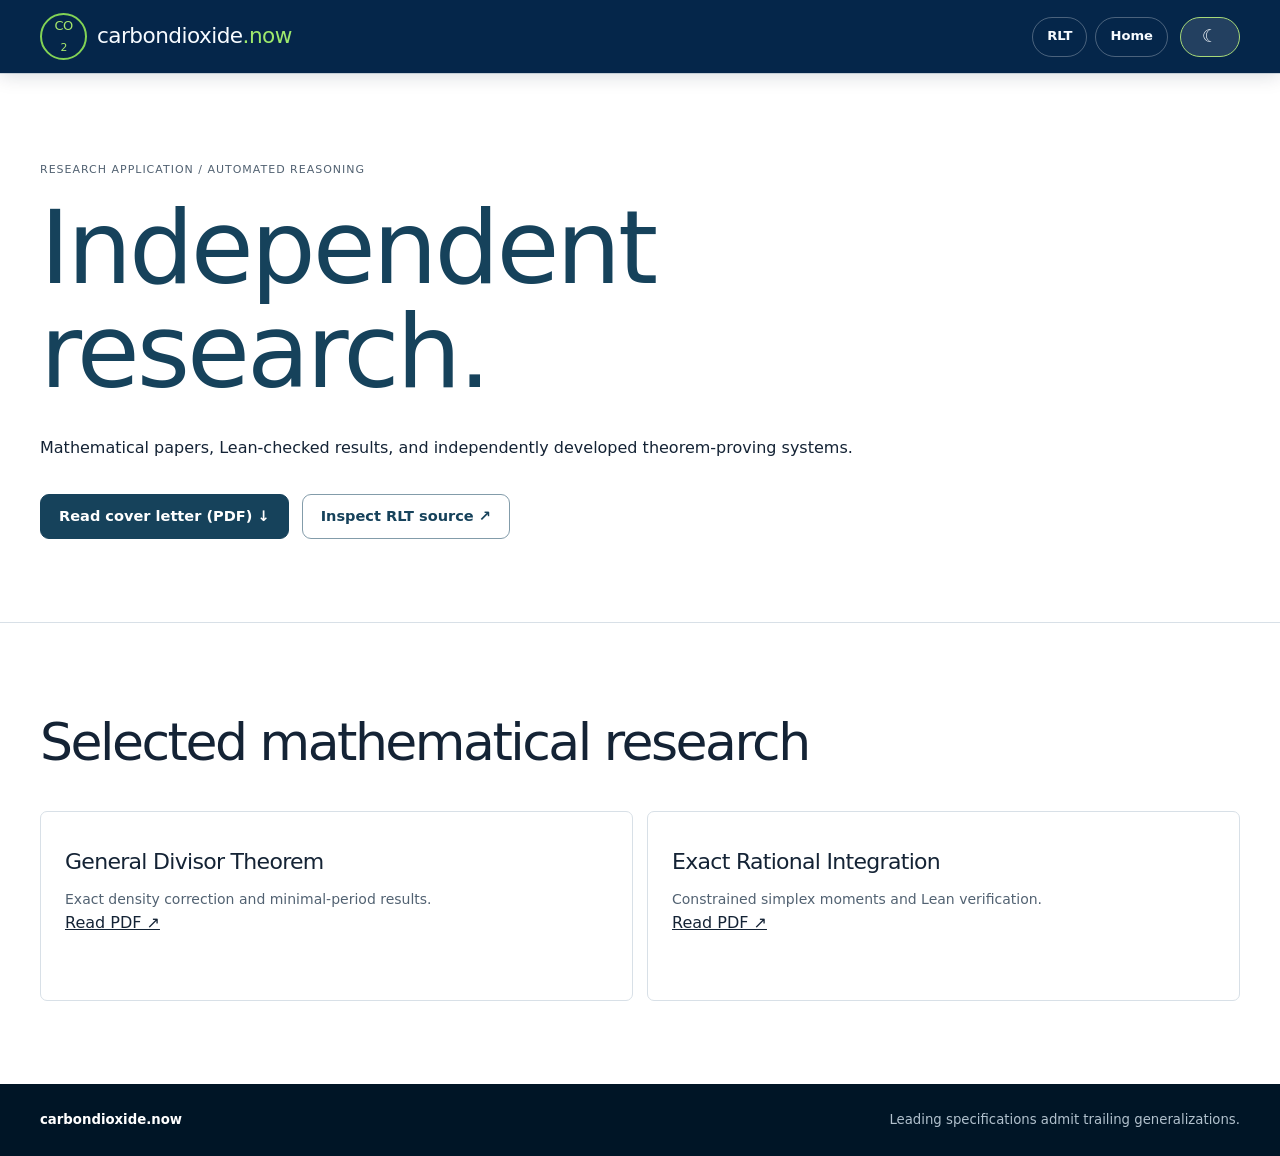
<file: carbondioxide/resume/index.html>
<!doctype html>
<html lang="en" data-default-theme="light" data-theme="light" data-theme-key="resume">
<head>
  <meta charset="utf-8">
  <meta name="viewport" content="width=device-width, initial-scale=1">
  <title>Research application · carbondioxide.now</title>
  <link rel="stylesheet" href="../style.css">
  <script src="../scripts/theme.js" defer></script>
</head>
<body>
  <a class="skip" href="#main">Skip to content</a>
  <header class="masthead"><div class="wrap masthead-inner">
    <a class="wordmark" href="../index.html"><span class="mark">CO<sub>2</sub></span><span>carbondioxide<span class="domain">.now</span></span></a>
    <div class="masthead-controls"><nav aria-label="Research navigation"><a href="../RLT/">RLT</a><a href="../index.html">Home</a></nav>
      <button class="theme-toggle" data-theme-toggle type="button" aria-label="Switch theme"><span class="theme-icon" aria-hidden="true">☾</span><span class="theme-label">Dark mode</span></button>
    </div>
  </div></header>
  <main id="main"><section class="section"><div class="wrap">
    <p class="count">RESEARCH APPLICATION / AUTOMATED REASONING</p>
    <h1>Independent research.</h1>
    <p>Mathematical papers, Lean-checked results, and independently developed theorem-proving systems.</p>
    <div class="hero-actions"><a class="primary-link" href="aws-automated-reasoning-cover-letter.pdf">Read cover letter (PDF) ↓</a><a class="secondary-link" href="https://github.com/thinkthoughts/rlt">Inspect RLT source ↗</a></div>
  </div></section>
  <section class="section"><div class="wrap"><h2>Selected mathematical research</h2>
    <div class="cards"><article class="card"><h3>General Divisor Theorem</h3><p>Exact density correction and minimal-period results.</p><a href="divisor.pdf">Read PDF ↗</a></article>
    <article class="card"><h3>Exact Rational Integration</h3><p>Constrained simplex moments and Lean verification.</p><a href="translatePi.pdf">Read PDF ↗</a></article></div>
  </div></section></main>
  <footer><div class="wrap footer-inner"><span>carbondioxide.now</span><span>Leading specifications admit trailing generalizations.</span></div></footer>
</body></html>
</file>
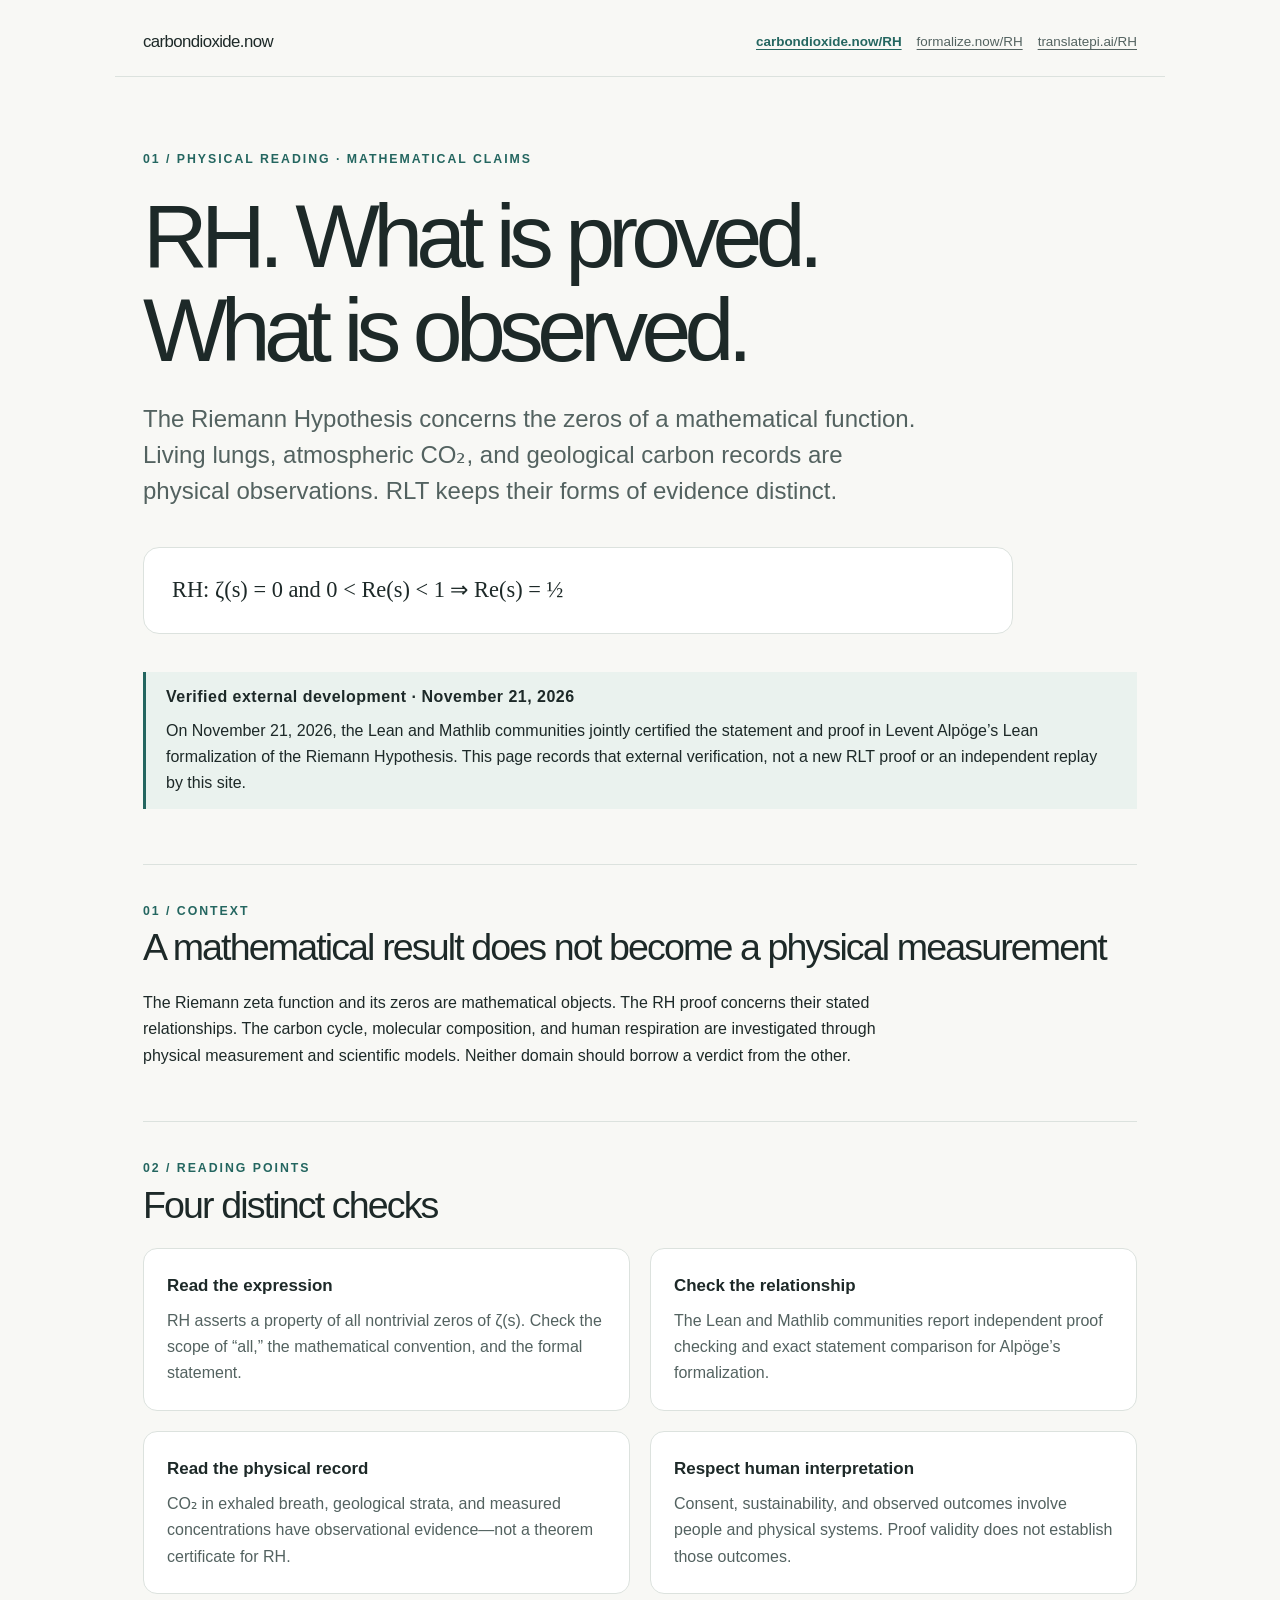
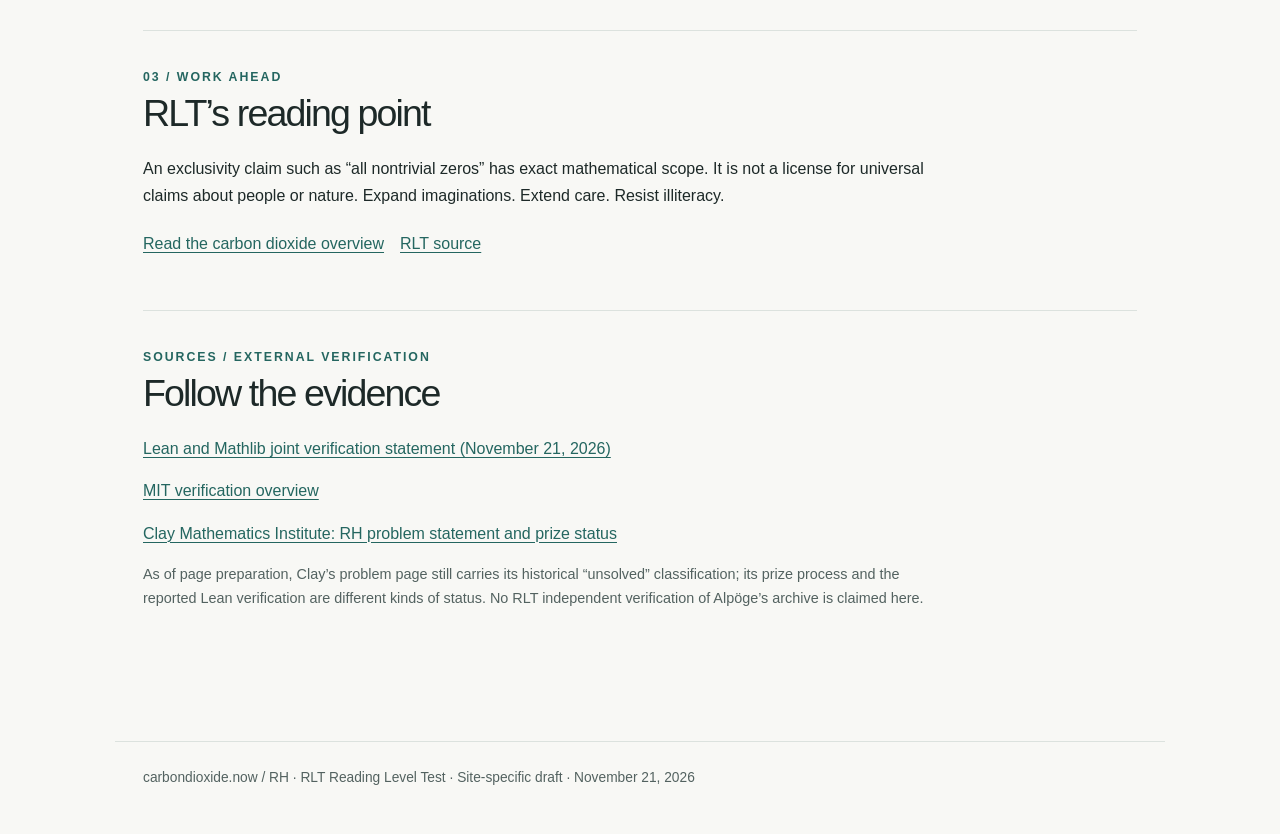
<file: carbondioxide/RH/index.html>
<!doctype html><html lang="en"><head><meta charset="utf-8"><meta name="viewport" content="width=device-width,initial-scale=1"><meta name="description" content="RLT and the Riemann Hypothesis: The Riemann Hypothesis concerns the zeros of a mathematical function. Living lungs, atmospheric CO₂, and geological carbon records are physical observations. RLT keeps their forms of evidence distinct."><title>RH · RLT — carbondioxide.now</title><style>
:root{color-scheme:light;--bg:#f8f8f5;--paper:#fff;--ink:#1d2928;--sub:#536260;--line:#dce2de;--accent:#246660;--light:#eaf2ee;--max:1050px}
*{box-sizing:border-box}html{scroll-behavior:smooth}body{margin:0;background:var(--bg);color:var(--ink);font-family:ui-sans-serif,-apple-system,BlinkMacSystemFont,"Segoe UI",sans-serif;line-height:1.65}a{color:var(--accent);text-decoration-thickness:1px;text-underline-offset:3px}a:hover{text-decoration-thickness:2px}
header,main,footer{max-width:var(--max);margin:auto;padding-left:28px;padding-right:28px}header{padding-top:28px;padding-bottom:20px;border-bottom:1px solid var(--line)}.nav{display:flex;align-items:center;justify-content:space-between;gap:20px;flex-wrap:wrap}.brand{font-size:1.05rem;letter-spacing:-.035em;font-weight:350;color:var(--ink);text-decoration:none}.navlinks{display:flex;gap:15px;flex-wrap:wrap;font-size:.84rem}.navlinks a{color:var(--sub)}.navlinks a.active{color:var(--accent);font-weight:700}
main{padding-top:72px;padding-bottom:80px}.eyebrow{font-size:.77rem;letter-spacing:.16em;text-transform:uppercase;color:var(--accent);font-weight:700}.hero{max-width:870px}.hero h1{font-size:clamp(3rem,7vw,5.8rem);line-height:1.05;letter-spacing:-.075em;font-weight:420;margin:20px 0 24px}.lead{font-size:clamp(1.13rem,2.5vw,1.5rem);line-height:1.5;color:var(--sub);max-width:780px}.formula{margin:38px 0;border:1px solid var(--line);background:var(--paper);padding:24px 28px;border-radius:16px;font-family:ui-serif,Georgia,serif;font-size:clamp(1rem,2.1vw,1.4rem);overflow-x:auto}.status{border-left:3px solid var(--accent);padding:12px 20px;background:var(--light);margin:38px 0 55px}.status b{display:block;letter-spacing:.03em}.status p{margin:7px 0 0}section{padding:36px 0;border-top:1px solid var(--line)}section h2{font-size:clamp(1.6rem,4vw,2.35rem);letter-spacing:-.05em;line-height:1.2;margin:4px 0 20px;font-weight:500}section p{max-width:790px}.cols{display:grid;grid-template-columns:repeat(2,minmax(0,1fr));gap:20px}.panel{border:1px solid var(--line);border-radius:14px;padding:23px;background:var(--paper)}.panel h3{margin:0 0 8px;font-weight:600;font-size:1.06rem}.panel p{margin:0;color:var(--sub)}.steps{counter-reset:item}.step{border-bottom:1px solid var(--line);padding:14px 0}.step strong{display:block}.small{color:var(--sub);font-size:.9rem}.links{display:flex;flex-wrap:wrap;gap:16px;margin-top:22px}.links a{display:inline-block}footer{border-top:1px solid var(--line);padding-top:25px;padding-bottom:44px;color:var(--sub);font-size:.86rem}@media(max-width:650px){main{padding-top:42px}.cols{grid-template-columns:1fr}header,main,footer{padding-left:20px;padding-right:20px}}
</style></head><body><header><nav class="nav" aria-label="RH site navigation"><a class="brand" href="https://carbondioxide.now/">carbondioxide.now</a><div class="navlinks"><a class="active" href="https://carbondioxide.now/RH">carbondioxide.now/RH</a><a class="" href="https://formalize.now/RH">formalize.now/RH</a><a class="" href="https://translatepi.ai/RH">translatepi.ai/RH</a></div></nav></header><main><div class="hero"><div class="eyebrow">01 / Physical reading · mathematical claims</div><h1>RH. What is proved. What is observed.</h1><p class="lead">The Riemann Hypothesis concerns the zeros of a mathematical function. Living lungs, atmospheric CO₂, and geological carbon records are physical observations. RLT keeps their forms of evidence distinct.</p><div class="formula" aria-label="Riemann Hypothesis mathematical statement">RH: ζ(s) = 0 and 0 &lt; Re(s) &lt; 1 ⇒ Re(s) = ½</div></div><div class="status"><b>Verified external development · November 21, 2026</b><p>On November 21, 2026, the Lean and Mathlib communities jointly certified the statement and proof in Levent Alpöge’s Lean formalization of the Riemann Hypothesis. This page records that external verification, not a new RLT proof or an independent replay by this site.</p></div><section><div class="eyebrow">01 / Context</div><h2>A mathematical result does not become a physical measurement</h2><p>The Riemann zeta function and its zeros are mathematical objects. The RH proof concerns their stated relationships. The carbon cycle, molecular composition, and human respiration are investigated through physical measurement and scientific models. Neither domain should borrow a verdict from the other.</p></section><section><div class="eyebrow">02 / Reading points</div><h2>Four distinct checks</h2><div class="cols"><article class="panel"><h3>Read the expression</h3><p>RH asserts a property of all nontrivial zeros of ζ(s). Check the scope of “all,” the mathematical convention, and the formal statement.</p></article><article class="panel"><h3>Check the relationship</h3><p>The Lean and Mathlib communities report independent proof checking and exact statement comparison for Alpöge’s formalization.</p></article><article class="panel"><h3>Read the physical record</h3><p>CO₂ in exhaled breath, geological strata, and measured concentrations have observational evidence—not a theorem certificate for RH.</p></article><article class="panel"><h3>Respect human interpretation</h3><p>Consent, sustainability, and observed outcomes involve people and physical systems. Proof validity does not establish those outcomes.</p></article></div></section><section><div class="eyebrow">03 / Work ahead</div><h2>RLT’s reading point</h2><p>An exclusivity claim such as “all nontrivial zeros” has exact mathematical scope. It is not a license for universal claims about people or nature. Expand imaginations. Extend care. Resist illiteracy.</p><p class="links"><a href="https://carbondioxide.now/">Read the carbon dioxide overview</a><a href="https://github.com/thinkthoughts/rlt">RLT source</a></p></section><section><div class="eyebrow">Sources / External verification</div><h2>Follow the evidence</h2><p><a href="https://leanprover-community.github.io/blog/posts/riemann-hypothesis/">Lean and Mathlib joint verification statement (November 21, 2026)</a></p><p><a href="https://math.mit.edu/~drew/grh/">MIT verification overview</a></p><p><a href="https://www.claymath.org/millennium/Riemann-Hypothesis/">Clay Mathematics Institute: RH problem statement and prize status</a></p><p class="small">As of page preparation, Clay’s problem page still carries its historical “unsolved” classification; its prize process and the reported Lean verification are different kinds of status. No RLT independent verification of Alpöge’s archive is claimed here.</p></section></main><footer>carbondioxide.now / RH · RLT Reading Level Test · Site-specific draft · November 21, 2026</footer></body></html>
</file>
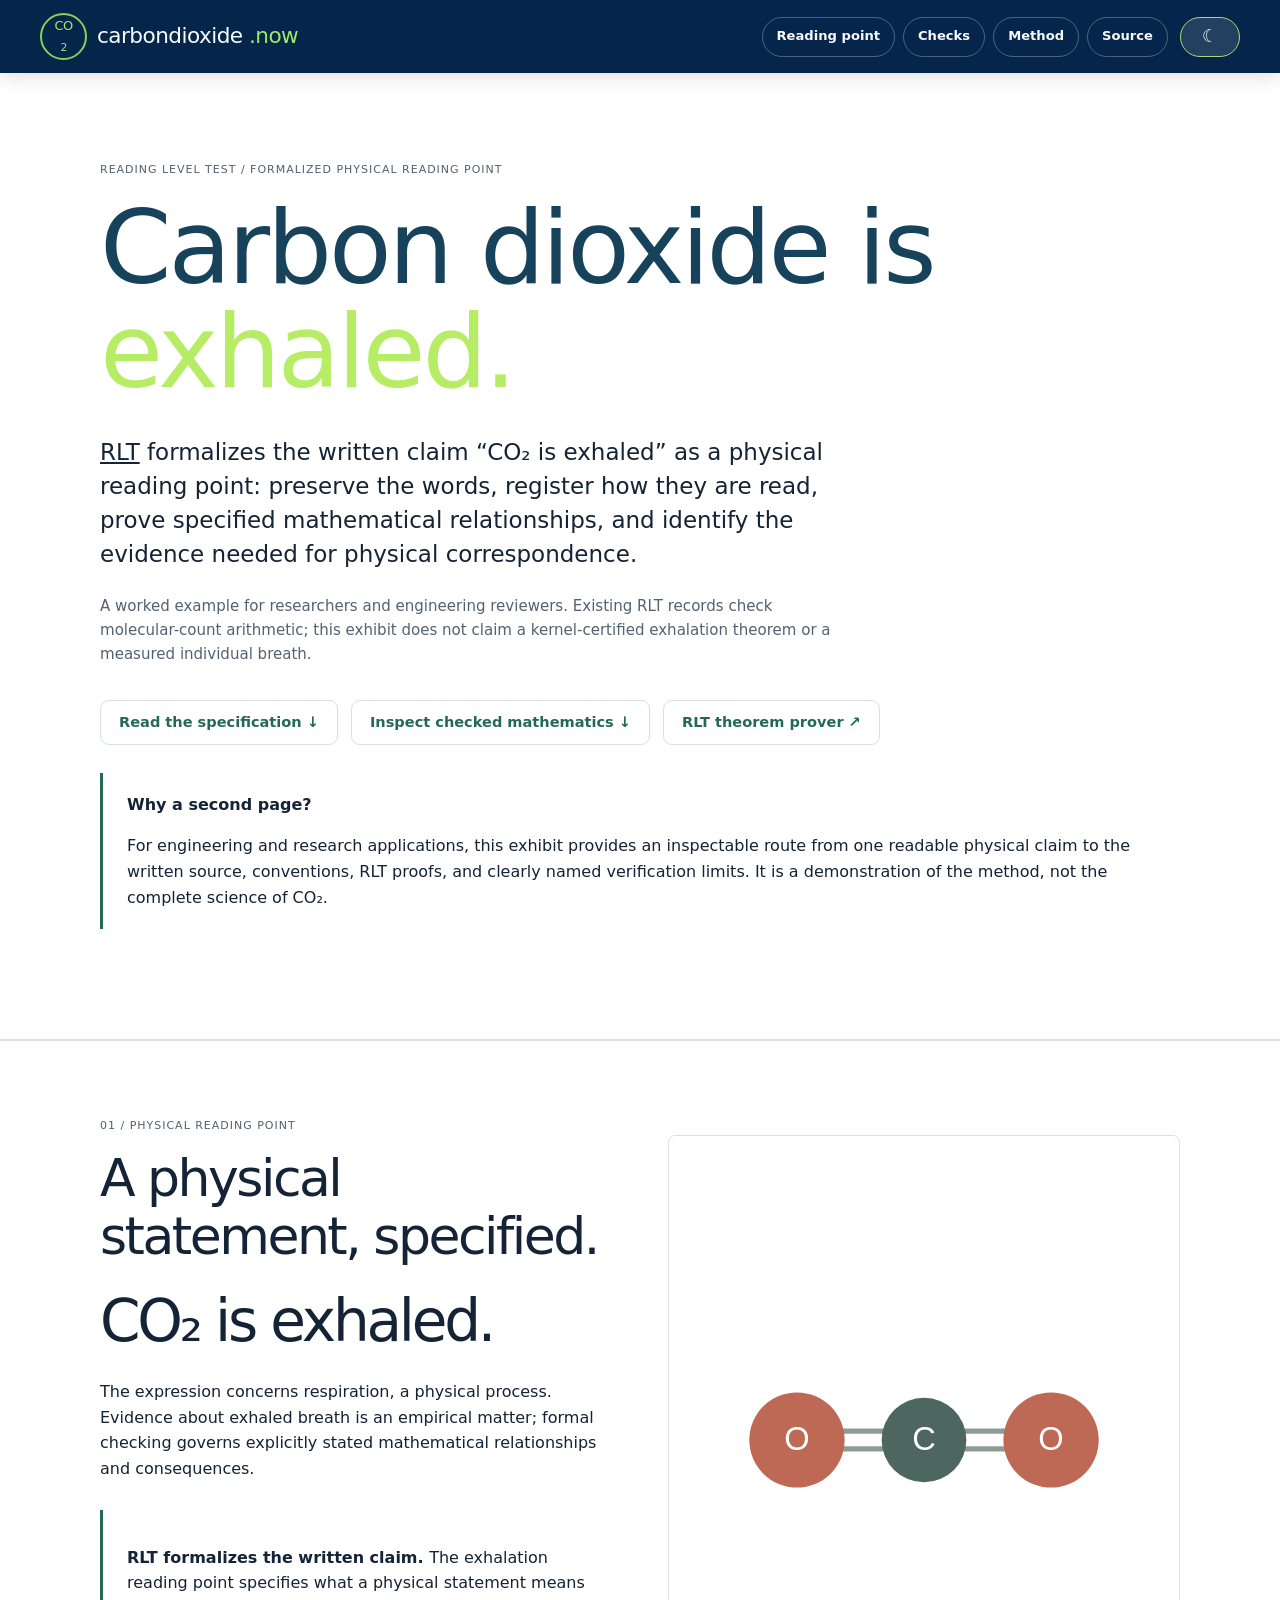
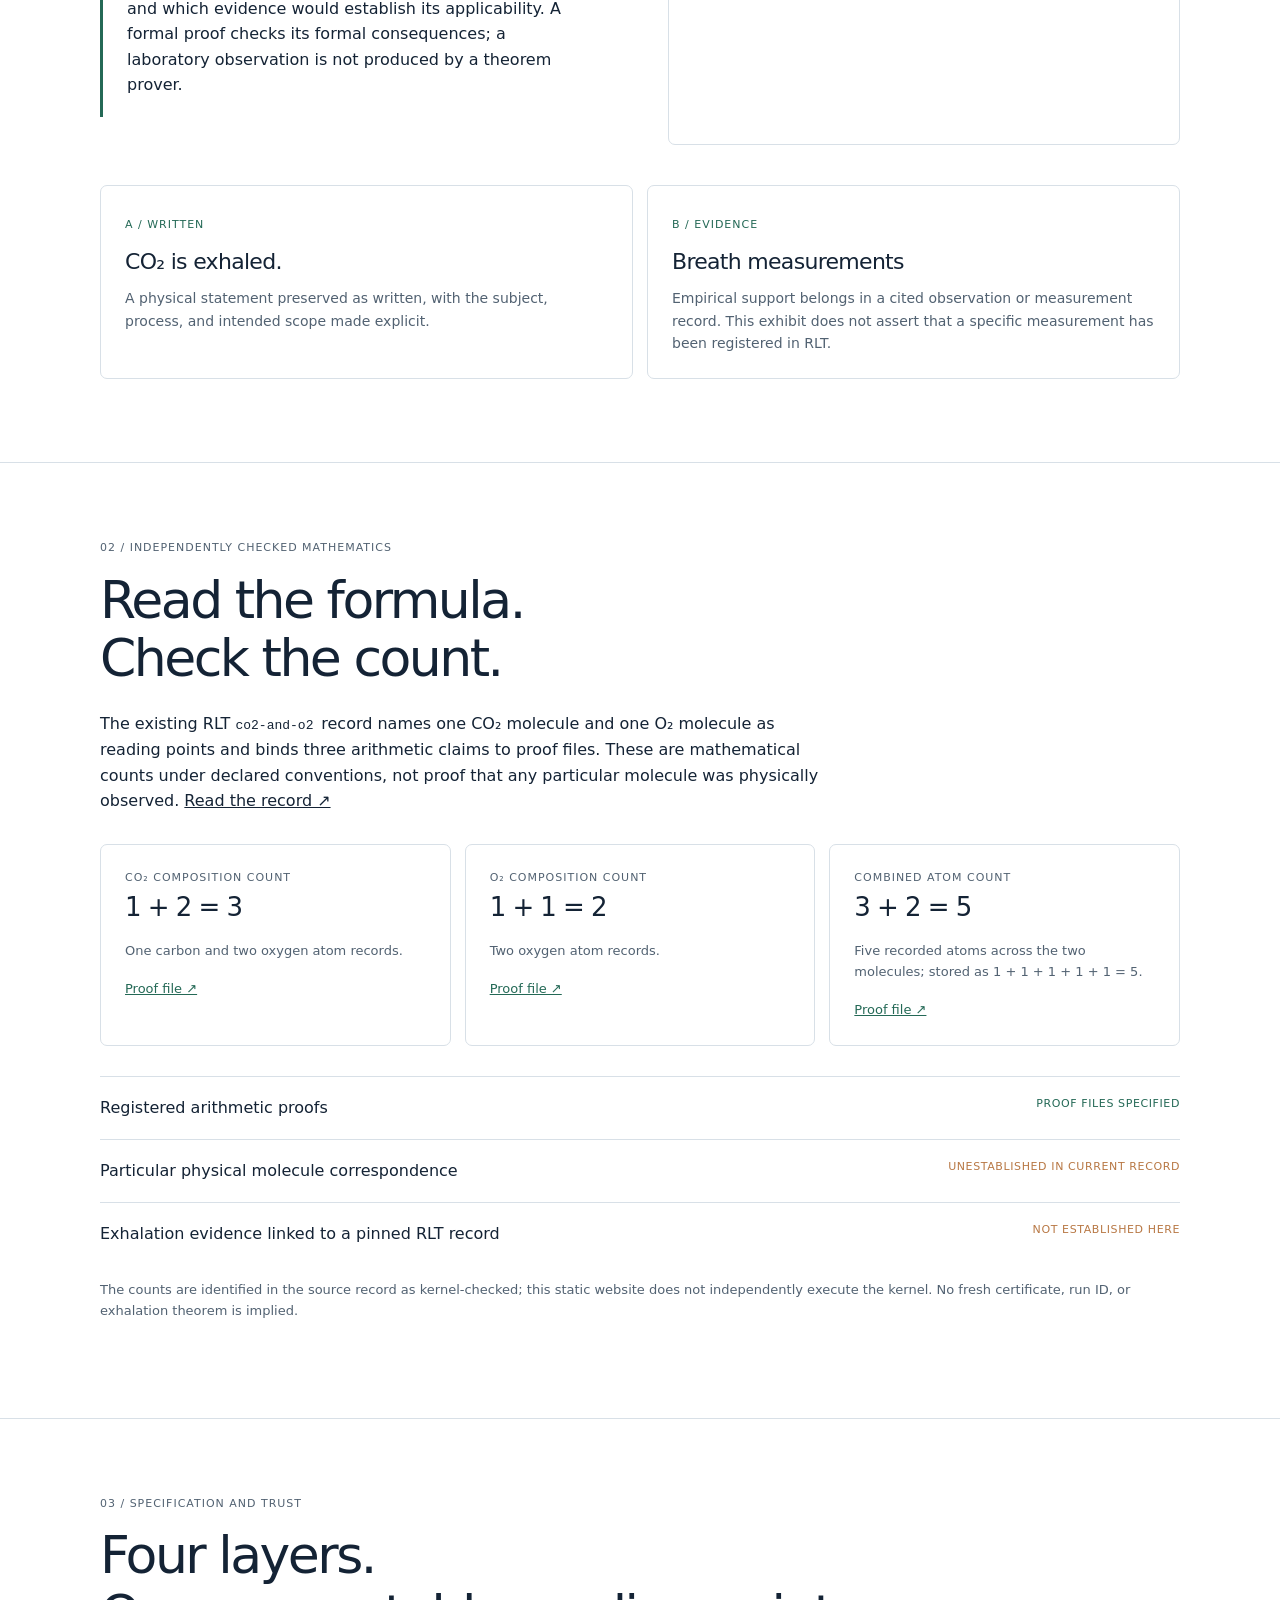
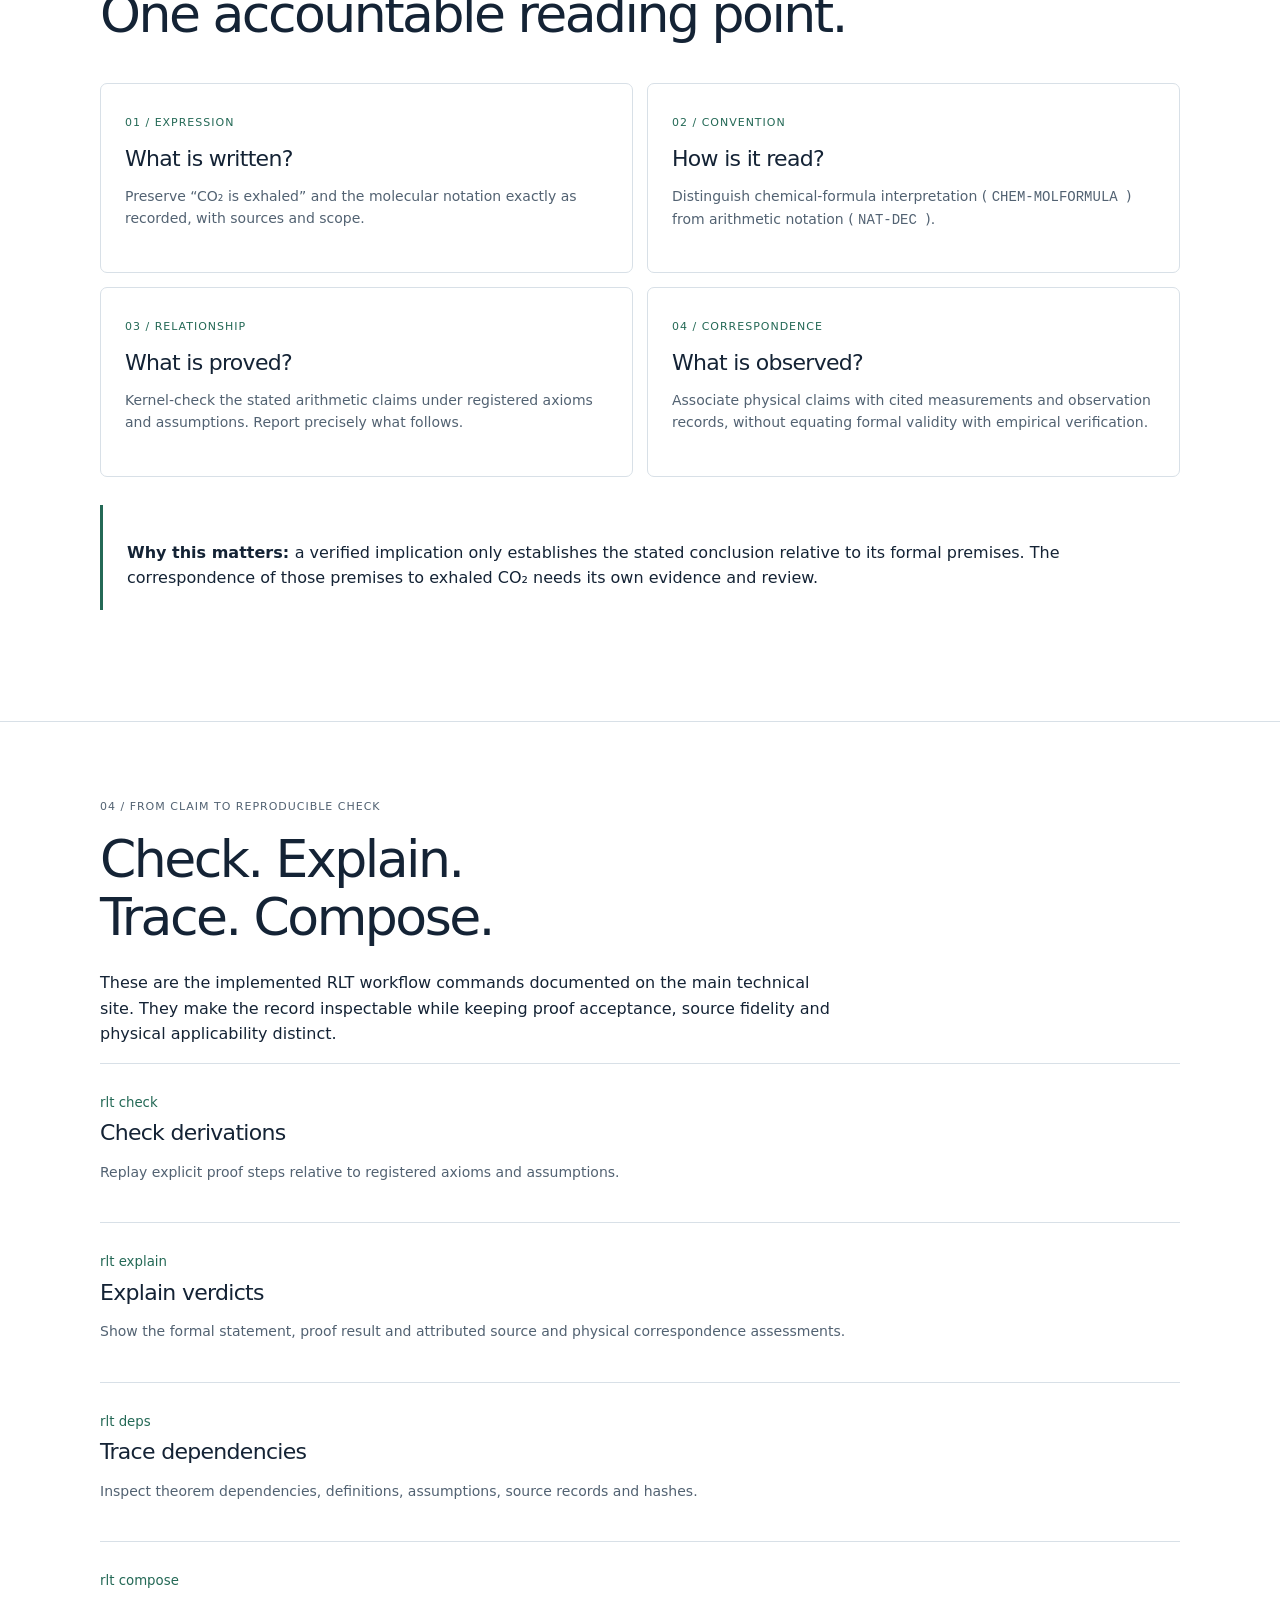
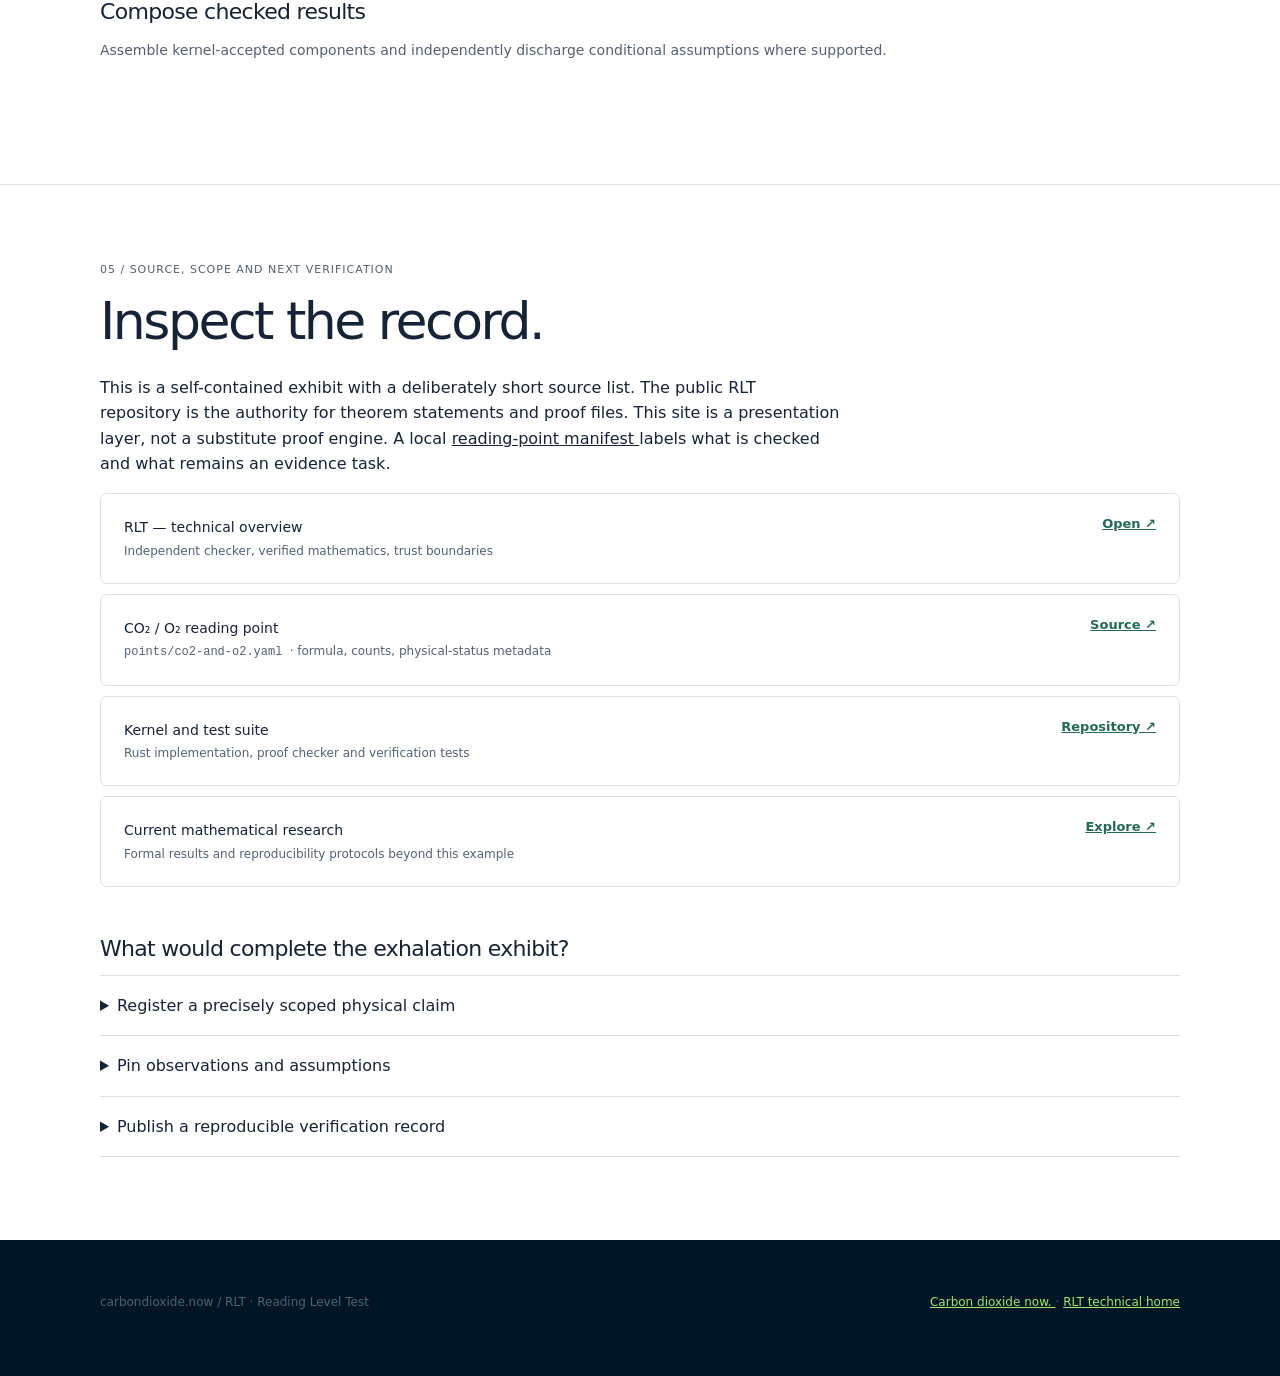
<file: carbondioxide/RLT/index.html>
<!DOCTYPE html>
<html data-default-theme="light" data-theme="light" data-theme-key="rlt" lang="en">
 <head>
  <meta charset="utf-8"/>
  <meta content="width=device-width,initial-scale=1" name="viewport"/>
  <meta content="A worked RLT reading point: carbon dioxide is exhaled. From physical evidence to precise statements, conventions, and reproducible mathematical proofs." name="description"/>
  <title>
   CO₂ is exhaled. &mdash; RLT &middot; carbondioxide.now
  </title>
  <!-- Homepage design tokens and header/navigation -->
  <link href="../style.css?v=20261116g" rel="stylesheet"/>
  <!--Shared site-wide layout and theme rules; no RLT-specific stylesheet -->
  <script defer="" src="../scripts/theme.js">
  </script>
 </head>
 <body>
  <a class="skip" href="#main-content">
   Skip to content
  </a>
  <header class="masthead">
   <div class="wrap masthead-inner">
    <a aria-label="Carbon Dioxide Now, back to top" class="wordmark" href="../index.html">
     <span class="mark">
      CO
      <sub>
       2
      </sub>
     </span>
     <span>
      carbondioxide
      <span class="domain">
       .now
      </span>
     </span>
    </a>
    <div class="masthead-controls">
     <nav aria-label="RLT sections">
      <a href="#reading-point">
       Reading point
      </a>
      <a href="#checks">
       Checks
      </a>
      <a href="#method">
       Method
      </a>
      <a href="#sources">
       Source
      </a>
     </nav>
     <button aria-label="Switch to dark mode" aria-pressed="false" class="theme-toggle" data-theme-toggle="" title="Switch to dark mode" type="button">
      <span aria-hidden="true" class="theme-icon">
       ☾
      </span>
      <span class="theme-label">
       Dark mode
      </span>
     </button>
    </div>
   </div>
  </header>
  <main id="main-content">
   <section class="hero plain">
    <div class="shell">
     <div class="count">
      READING LEVEL TEST / FORMALIZED PHYSICAL READING POINT
     </div>
     <h1 id="hero-title">
      Carbon dioxide is <em> exhaled. </em>
     </h1>
     <p class="lead">
      <a href="https://formalize.now/rlt"">RLT</a> formalizes the written claim &ldquo;CO₂ is exhaled&rdquo; as a physical reading point: preserve the words, register how they are read, prove specified mathematical relationships, and identify the evidence needed for physical correspondence.
     </p>
     <p class="hero-note">
      A worked example for researchers and engineering reviewers. Existing RLT records check molecular-count arithmetic; this exhibit does not claim a kernel-certified exhalation theorem or a measured individual breath.
     </p>
     <div class="actions">
      <a href="#reading-point">
       Read the specification &darr;
      </a>
      <a href="#checks">
       Inspect checked mathematics &darr;
      </a>
      <a href="https://formalize.now/rlt/">
       RLT theorem prover &nearrow;
      </a>
     </div>
     <div class="research-note">
      <strong>
       Why a second page?
      </strong>
      <p>
       For engineering and research applications, this exhibit provides an inspectable route from one readable physical claim to the written source, conventions, RLT proofs, and clearly named verification limits. It is a demonstration of the method, not the complete science of CO₂.
      </p>
     </div>
    </div>
   </section>
   <section class="section" id="reading-point">
    <div class="shell">
     <div class="count">
      01 / Physical reading point
     </div>
     <div class="section-grid">
      <div>
       <h2>
        A physical statement, specified.
       </h2>
       <div class="statement">
        CO₂ is exhaled.
       </div>
       <p>
        The expression concerns respiration, a physical process. Evidence about exhaled breath is an empirical matter; formal checking governs explicitly stated mathematical relationships and consequences.
       </p>
       <div class="callout">
        <p>
         <strong>
          RLT formalizes the written claim.
         </strong>
         The exhalation reading point specifies what a physical statement means and which evidence would establish its applicability. A formal proof checks its formal consequences; a laboratory observation is not produced by a theorem prover.
        </p>
       </div>
      </div>
      <div class="molecule">
       <img alt="Schematic CO₂ molecule: oxygen double-bonded to carbon double-bonded to oxygen" src="../assets/co2-molecule.svg"/>
      </div>
     </div>
     <div class="cards">
      <div class="card">
       <span class="card-num">
        A / WRITTEN
       </span>
       <h3>
        CO₂ is exhaled.
       </h3>
       <p>
        A physical statement preserved as written, with the subject, process, and intended scope made explicit.
       </p>
      </div>
      <div class="card">
       <span class="card-num">
        B / EVIDENCE
       </span>
       <h3>
        Breath measurements
       </h3>
       <p>
        Empirical support belongs in a cited observation or measurement record. This exhibit does not assert that a specific measurement has been registered in RLT.
       </p>
      </div>
     </div>
    </div>
   </section>
   <section class="section" id="checks">
    <div class="shell">
     <div class="count">
      02 / Independently checked mathematics
     </div>
     <h2>
      Read the formula.
      <br/>
      Check the count.
     </h2>
     <p class="intro">
      The existing RLT
      <code>
       co2-and-o2
      </code>
      record names one CO₂ molecule and one O₂ molecule as reading points and binds three arithmetic claims to proof files. These are mathematical counts under declared conventions, not proof that any particular molecule was physically observed.
      <a href="https://github.com/thinkthoughts/rlt/blob/main/points/co2-and-o2.yaml">
       Read the record &nearrow;
      </a>
     </p>
     <div class="proofs">
      <div class="proof">
       <div class="count">
        CO₂ composition count
       </div>
       <div class="formula">
        1 + 2 = 3
       </div>
       <p class="small">
        One carbon and two oxygen atom records.
       </p>
       <a href="https://github.com/thinkthoughts/rlt/blob/main/tests/accept/T7_one_plus_two.rlt">
        Proof file &nearrow;
       </a>
      </div>
      <div class="proof">
       <div class="count">
        O₂ composition count
       </div>
       <div class="formula">
        1 + 1 = 2
       </div>
       <p class="small">
        Two oxygen atom records.
       </p>
       <a href="https://github.com/thinkthoughts/rlt/blob/main/tests/accept/T6_one_plus_one.rlt">
        Proof file &nearrow;
       </a>
      </div>
      <div class="proof">
       <div class="count">
        Combined atom count
       </div>
       <div class="formula">
        3 + 2 = 5
       </div>
       <p class="small">
        Five recorded atoms across the two molecules; stored as 1 + 1 + 1 + 1 + 1 = 5.
       </p>
       <a href="https://github.com/thinkthoughts/rlt/blob/main/tests/accept/R_math5_count.rlt">
        Proof file &nearrow;
       </a>
      </div>
     </div>
     <div class="keyline">
      <span>
       Registered arithmetic proofs
      </span>
      <span class="status">
       Proof files specified
      </span>
     </div>
     <div class="keyline">
      <span>
       Particular physical molecule correspondence
      </span>
      <span class="status pending">
       Unestablished in current record
      </span>
     </div>
     <div class="keyline">
      <span>
       Exhalation evidence linked to a pinned RLT record
      </span>
      <span class="status pending">
       Not established here
      </span>
     </div>
     <p class="small after-checks">
      The counts are identified in the source record as kernel-checked; this static website does not independently execute the kernel. No fresh certificate, run ID, or exhalation theorem is implied.
     </p>
    </div>
   </section>
   <section class="section" id="method">
    <div class="shell">
     <div class="count">
      03 / Specification and trust
     </div>
     <h2>
      Four layers.
      <br/>
      One accountable reading point.
     </h2>
     <div class="cards">
      <div class="card">
       <span class="card-num">
        01 / EXPRESSION
       </span>
       <h3>
        What is written?
       </h3>
       <p>
        Preserve &ldquo;CO₂ is exhaled&rdquo; and the molecular notation exactly as recorded, with sources and scope.
       </p>
      </div>
      <div class="card">
       <span class="card-num">
        02 / CONVENTION
       </span>
       <h3>
        How is it read?
       </h3>
       <p>
        Distinguish chemical-formula interpretation (
        <code>
         CHEM-MOLFORMULA
        </code>
        ) from arithmetic notation (
        <code>
         NAT-DEC
        </code>
        ).
       </p>
      </div>
      <div class="card">
       <span class="card-num">
        03 / RELATIONSHIP
       </span>
       <h3>
        What is proved?
       </h3>
       <p>
        Kernel-check the stated arithmetic claims under registered axioms and assumptions. Report precisely what follows.
       </p>
      </div>
      <div class="card">
       <span class="card-num">
        04 / CORRESPONDENCE
       </span>
       <h3>
        What is observed?
       </h3>
       <p>
        Associate physical claims with cited measurements and observation records, without equating formal validity with empirical verification.
       </p>
      </div>
     </div>
     <div class="callout">
      <p>
       <strong>
        Why this matters:
       </strong>
       a verified implication only establishes the stated conclusion relative to its formal premises. The correspondence of those premises to exhaled CO₂ needs its own evidence and review.
      </p>
     </div>
    </div>
   </section>
   <section class="section">
    <div class="shell">
     <div class="count">
      04 / From claim to reproducible check
     </div>
     <h2>
      Check. Explain.
      <br/>
      Trace. Compose.
     </h2>
     <p class="intro">
      These are the implemented RLT workflow commands documented on the main technical site. They make the record inspectable while keeping proof acceptance, source fidelity and physical applicability distinct.
     </p>
     <div class="step">
      <small>
       rlt check
      </small>
      <h3>
       Check derivations
      </h3>
      <p>
       Replay explicit proof steps relative to registered axioms and assumptions.
      </p>
     </div>
     <div class="step">
      <small>
       rlt explain
      </small>
      <h3>
       Explain verdicts
      </h3>
      <p>
       Show the formal statement, proof result and attributed source and physical correspondence assessments.
      </p>
     </div>
     <div class="step">
      <small>
       rlt deps
      </small>
      <h3>
       Trace dependencies
      </h3>
      <p>
       Inspect theorem dependencies, definitions, assumptions, source records and hashes.
      </p>
     </div>
     <div class="step">
      <small>
       rlt compose
      </small>
      <h3>
       Compose checked results
      </h3>
      <p>
       Assemble kernel-accepted components and independently discharge conditional assumptions where supported.
      </p>
     </div>
    </div>
   </section>
   <section class="section" id="sources">
    <div class="shell">
     <div class="count">
      05 / Source, scope and next verification
     </div>
     <h2>
      Inspect the record.
     </h2>
     <p class="intro">
      This is a self-contained exhibit with a deliberately short source list. The public RLT repository is the authority for theorem statements and proof files. This site is a presentation layer, not a substitute proof engine.
      A local
      <a href="../data/co2-reading-point.json">
       reading-point manifest
      </a>
      labels what is checked and what remains an evidence task.
     </p>
     <div class="source">
      <div>
       <strong>
        RLT &mdash; technical overview
       </strong>
       <p>
        Independent checker, verified mathematics, trust boundaries
       </p>
      </div>
      <a href="https://formalize.now/rlt/">
       Open &nearrow;
      </a>
     </div>
     <div class="source">
      <div>
       <strong>
        CO₂ / O₂ reading point
       </strong>
       <p>
        <code>
         points/co2-and-o2.yaml
        </code>
        &middot; formula, counts, physical-status metadata
       </p>
      </div>
      <a href="https://github.com/thinkthoughts/rlt/blob/main/points/co2-and-o2.yaml">
       Source &nearrow;
      </a>
     </div>
     <div class="source">
      <div>
       <strong>
        Kernel and test suite
       </strong>
       <p>
        Rust implementation, proof checker and verification tests
       </p>
      </div>
      <a href="https://github.com/thinkthoughts/rlt">
       Repository &nearrow;
      </a>
     </div>
     <div class="source">
      <div>
       <strong>
        Current mathematical research
       </strong>
       <p>
        Formal results and reproducibility protocols beyond this example
       </p>
      </div>
      <a href="https://formalize.now/rlt/#sources">
       Explore &nearrow;
      </a>
     </div>
     <h3 class="next-steps-title">
      What would complete the exhalation exhibit?
     </h3>
     <details>
      <summary>
       Register a precisely scoped physical claim
      </summary>
      <p>
       For example, a statement about measurable CO₂ in human exhaled breath, with operational definitions and an identified evidence source. This is not yet presented here as an accepted RLT physical correspondence.
      </p>
     </details>
     <details>
      <summary>
       Pin observations and assumptions
      </summary>
      <p>
       Identify measurement methods, dates, source documents, scope and limitations. A literature source can support a general physiological statement without substituting for a measurement of a particular breath.
      </p>
     </details>
     <details>
      <summary>
       Publish a reproducible verification record
      </summary>
      <p>
       Pin repository commit, statement/proof paths, checking command and captured output. Publish what the checker actually certified and explicitly identify any unestablished correspondence.
      </p>
     </details>
    </div>
   </section>
  </main>
  <footer class="footer">
   <div class="shell foot">
    <span>
     carbondioxide.now / RLT &middot; Reading Level Test
    </span>
    <span>
     <a href="/">
      Carbon dioxide now.
     </a>
     &middot;
     <a href="https://formalize.now/rlt/">
      RLT technical home
     </a>
    </span>
   </div>
  </footer>
 </body>
</html>
</file>
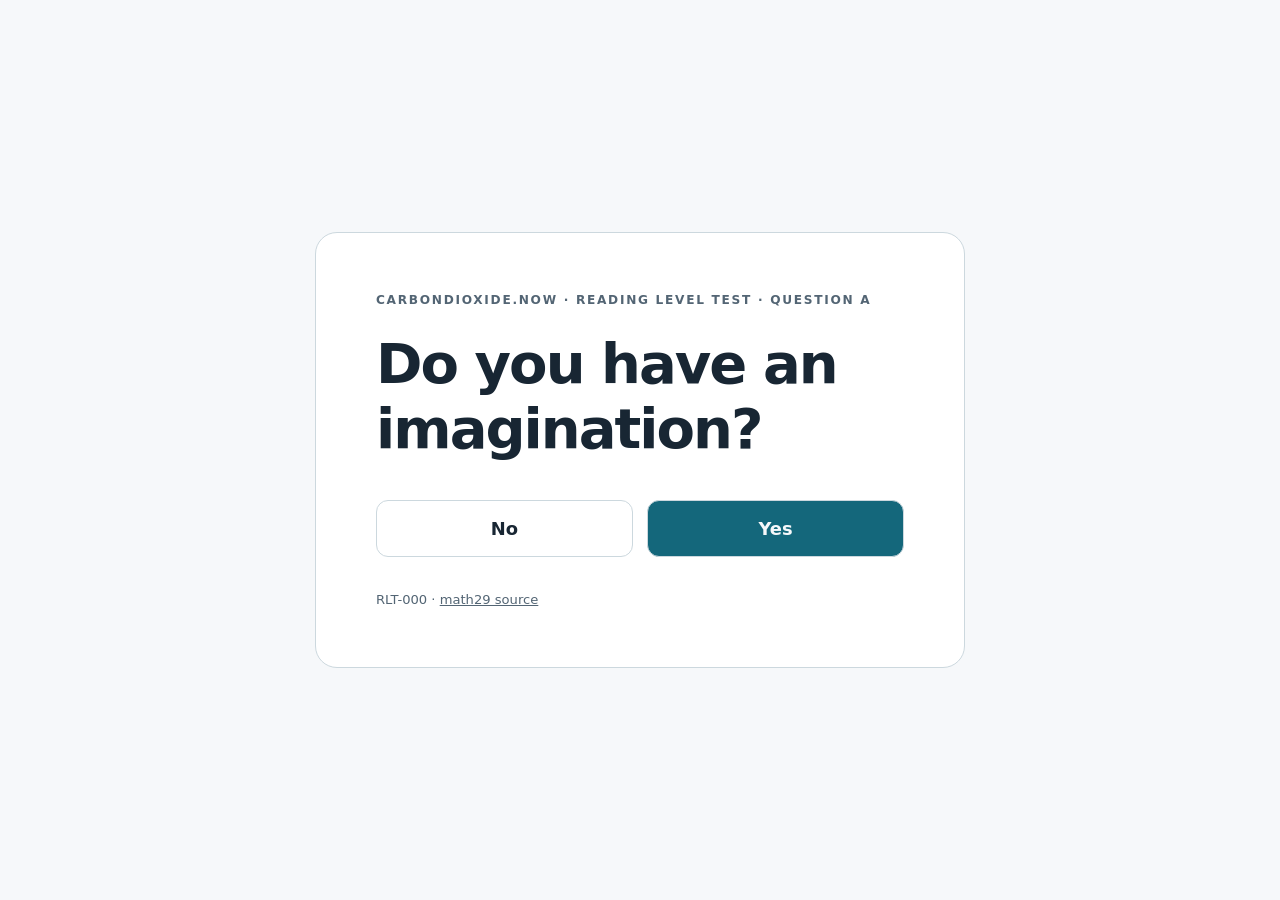
<file: carbondioxide/index (13).html>
<!doctype html>
<html lang="en">
<head>
  <meta charset="utf-8">
  <meta name="viewport" content="width=device-width, initial-scale=1">
  <meta name="color-scheme" content="light dark">
  <meta name="description" content="Reading Level Test: Do you have an imagination?">
  <title>Question A · carbon dioxide now</title>
  <style>
    :root { color-scheme:light dark; font-family:system-ui,-apple-system,"Segoe UI",sans-serif; --bg:#f6f8fa;--ink:#182633;--muted:#536574;--panel:#fff;--line:#ccd8de;--accent:#14677b; }
    @media(prefers-color-scheme:dark){:root{--bg:#101a20;--ink:#edf4f6;--muted:#b2c2cc;--panel:#192830;--line:#39515c;--accent:#8adfe9}}
    *{box-sizing:border-box}body{margin:0;min-height:100vh;display:grid;place-items:center;background:var(--bg);color:var(--ink);padding:24px}
    main{width:min(100%,650px);border:1px solid var(--line);border-radius:22px;background:var(--panel);padding:clamp(28px,6vw,60px)}
    .eyebrow{text-transform:uppercase;letter-spacing:.14em;color:var(--muted);font-size:.76rem;font-weight:700}
    h1{font-size:clamp(2rem,5.7vw,3.5rem);line-height:1.16;letter-spacing:-.035em;margin:25px 0 38px}
    .answers{display:grid;grid-template-columns:1fr 1fr;gap:14px}a.choice{display:block;padding:17px 20px;border:1px solid var(--line);border-radius:12px;text-align:center;color:var(--ink);font-size:1.12rem;font-weight:700;text-decoration:none}a.choice:hover,a.choice:focus-visible{border-color:var(--accent);outline:2px solid var(--accent);outline-offset:2px}a.choice:last-child{background:var(--accent);color:var(--bg)}
    footer{margin-top:35px;color:var(--muted);font-size:.82rem}footer a{color:inherit}
  </style>
</head>
<body>
  <main>
    <div class="eyebrow">carbondioxide.now · Reading Level Test · Question A</div>
    <h1>Do you have an imagination?</h1>
    <nav class="answers" aria-label="Choose an answer">
      <a class="choice" href="https://github.com/thinkthoughts/math0">No</a>
      <a class="choice" href="math29.html">Yes</a>
    </nav>
    <footer>RLT-000 · <a href="https://github.com/thinkthoughts/math29">math29 source</a></footer>
  </main>
</body>
</html>
</file>
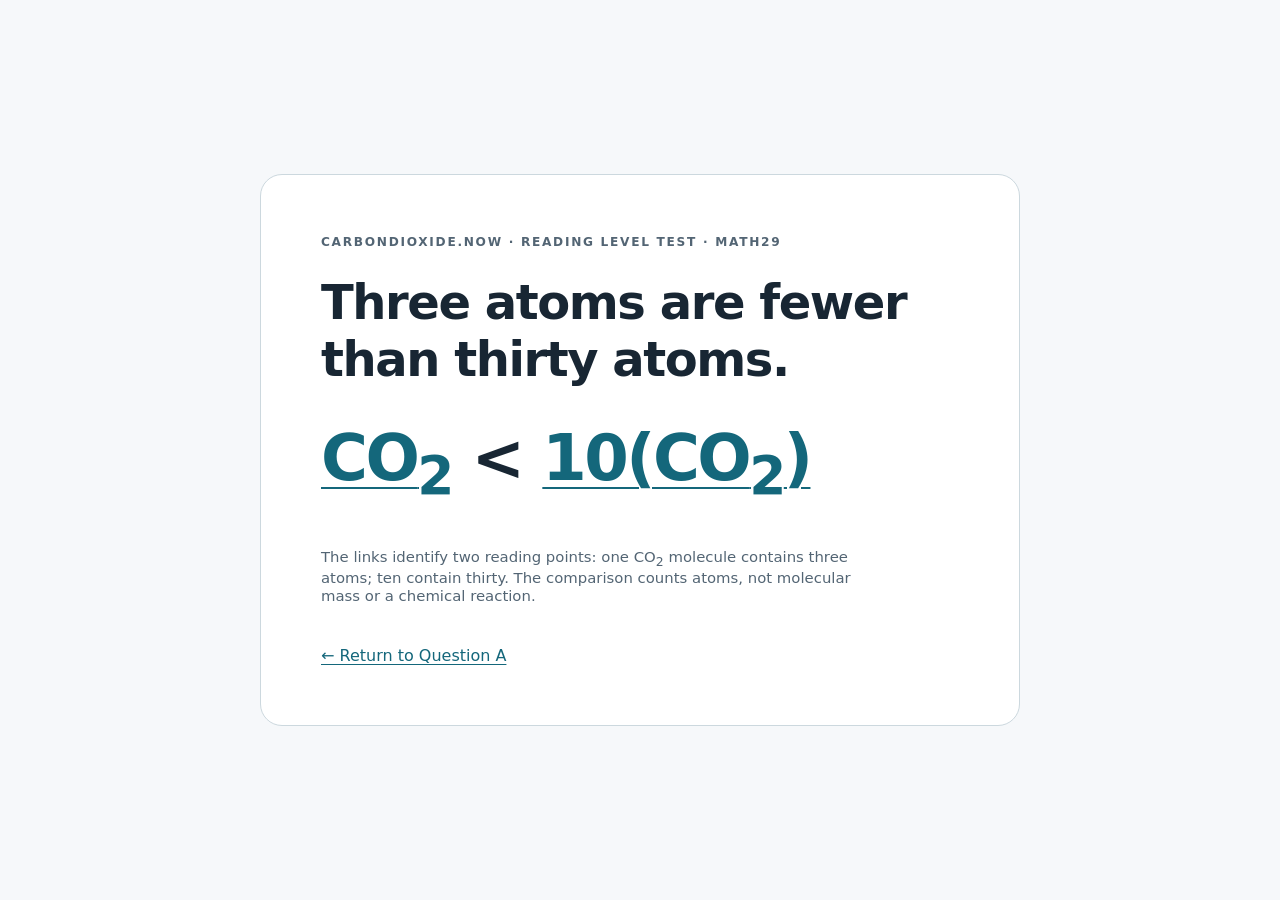
<file: carbondioxide/math29.html>
<!doctype html>
<html lang="en">
<head>
  <meta charset="utf-8">
  <meta name="viewport" content="width=device-width, initial-scale=1">
  <meta name="color-scheme" content="light dark">
  <meta name="description" content="Reading Level Test: Three atoms are fewer than thirty atoms.">
  <title>Three &lt; Thirty · carbon dioxide now</title>
  <style>
    :root { color-scheme:light dark;font-family:system-ui,-apple-system,"Segoe UI",sans-serif;--bg:#f6f8fa;--ink:#182633;--muted:#536574;--panel:#fff;--line:#ccd8de;--accent:#14677b }
    @media(prefers-color-scheme:dark){:root{--bg:#101a20;--ink:#edf4f6;--muted:#b2c2cc;--panel:#192830;--line:#39515c;--accent:#8adfe9}}
    *{box-sizing:border-box}body{margin:0;min-height:100vh;display:grid;place-items:center;background:var(--bg);color:var(--ink);padding:24px}
    main{width:min(100%,760px);border:1px solid var(--line);border-radius:22px;background:var(--panel);padding:clamp(28px,6vw,60px)}
    .eyebrow{text-transform:uppercase;letter-spacing:.14em;color:var(--muted);font-size:.76rem;font-weight:700}
    h1{font-size:clamp(1.7rem,4.5vw,3rem);line-height:1.2;letter-spacing:-.03em;margin:25px 0}
    .equation{font-size:clamp(2rem,6vw,4rem);font-weight:600;letter-spacing:-.04em;line-height:1.4;white-space:normal;margin:20px 0 35px}
    .equation a{color:var(--accent);text-decoration-thickness:2px;text-underline-offset:7px}.equation a:hover,.equation a:focus-visible{text-decoration-thickness:4px}
    .note{font-size:.93rem;color:var(--muted);max-width:60ch}.back{display:inline-block;margin-top:26px;color:var(--accent);text-underline-offset:3px}
  </style>
</head>
<body>
  <main>
    <div class="eyebrow">carbondioxide.now · Reading Level Test · math29</div>
    <h1>Three atoms are fewer than thirty atoms.</h1>
    <div class="equation"><a href="https://github.com/thinkthoughts/math5" aria-label="CO2, three atoms, math5 repository">CO<sub>2</sub></a> &lt; <a href="https://github.com/thinkthoughts/math29" aria-label="Ten CO2 molecules, thirty atoms, math29 repository">10(CO<sub>2</sub>)</a></div>
    <p class="note">The links identify two reading points: one CO<sub>2</sub> molecule contains three atoms; ten contain thirty. The comparison counts atoms, not molecular mass or a chemical reaction.</p>
    <a class="back" href="index.html">← Return to Question A</a>
  </main>
</body>
</html>
</file>
<file: carbondioxide/style.css>
/* Shared carbondioxide.now stylesheet — formatted from supplied stylesheet. */
:root {
  color-scheme:light;
  --navy:#05264a;
  --navy2:#001d38;
  --text:#142335;
  --muted:#526272;
  --line:#d8e0e7;
  --paper:#f5f8f9;
  --green:#188027;
  --purple:#71308d;
  --teal:#087e7e;
  --gold:#c48b18;
  font-family:system-ui,-apple-system,BlinkMacSystemFont,"Segoe UI",Arial,sans-serif;
  font-synthesis:none;
}
* {
  box-sizing:border-box;
}
html {
  scroll-behavior:smooth;
  scroll-padding-top:88px;
}
body {
  margin:0;
  background:#fff;
  color:var(--text);
  line-height:1.6;
}
a {
  color:inherit;
}
a:focus-visible {
  outline:3px solid #e5a900;
  outline-offset:4px;
}
.wrap {
  width:min(1200px,calc(100% - 44px));
  margin:auto;
}
.skip {
  position:absolute;
  transform:translateY(-150%);
  z-index:10;
  background:white;
  padding:12px 18px;
}
.skip:focus {
  transform:none;
}
.masthead {
  position:sticky;
  top:0;
  z-index:5;
  background:rgba(3,34,65,.97);
  color:white;
  box-shadow:0 3px 18px #001b3026;
}
.masthead-inner {
  min-height:73px;
  display:flex;
  align-items:center;
  justify-content:space-between;
  gap:24px;
}
.wordmark {
  font-weight:100;
  letter-spacing:-.025em;
  text-decoration:none;
  font-size:1.35rem;
  white-space:nowrap;
  display:flex;
  align-items:center;
  gap:10px;
}
.wordmark .mark {
  font-size:.81rem;
  border:2px solid #82d355;
  border-radius:50%;
  width:47px;
  height:47px;
  display:grid;
  place-items:center;
  color:#a6e66c;
  letter-spacing:-.05em;
}
.wordmark .domain {
  color:#9ee96c;
}
.masthead nav {
  display:flex;
  gap:8px;
  flex-wrap:wrap;
}
.masthead nav a {
  text-decoration:none;
  border:1px solid #ffffff38;
  border-radius:100px;
  padding:7px 13px;
  font-size:.83rem;
  font-weight:700;
}
.masthead nav a span {
  font-weight:500;
  color:#d7e4ef;
  margin-left:3px;
}
.masthead nav a:hover {
  background:#ffffff1c;
}
.hero {
  background:radial-gradient(ellipse at 82% 28%,#0e5b68 0,transparent 43%),linear-gradient(135deg,#062b52,#001b35);
  color:white;
  padding:94px 0 100px;
}
.eyebrow {
  text-transform:uppercase;
  letter-spacing:.19em;
  font-size:.77rem;
  font-weight:800;
  margin:0 0 16px;
  color:#438c55;
}
.hero .eyebrow,.closing .eyebrow {
  color:#b4e178;
}
.hero em {
  font-style:normal;
  color:#b7ed65;
}
.hero-intro {
  font-size:clamp(1.3rem,2.8vw,2rem);
  font-weight:750;
  line-height:1.3;
  margin:0 0 18px;
}
.hero-detail {
  color:#d1e4ec;
  font-size:1.12rem;
  max-width:690px;
  margin:0;
}
.hero-actions {
  display:flex;
  gap:13px;
  flex-wrap:wrap;
  margin-top:34px;
}
.hero-actions a {
  display:inline-flex;
  align-items:center;
  gap:22px;
  border-radius:9px;
  padding:12px 19px;
  text-decoration:none;
  font-weight:800;
}
.primary-link {
  background:#b9e968;
  color:#062448;
}
.secondary-link {
  border:1px solid #ffffff73;
  color:#fff;
}
.overview {
  padding:77px 0 86px;
  background:var(--paper);
}
.section-heading {
  display:flex;
  justify-content:space-between;
  align-items:end;
  gap:25px;
  margin-bottom:24px;
}
.section-heading h2 {
  font-size:clamp(2rem,4vw,3rem);
  line-height:1.08;
  letter-spacing:-.045em;
  margin:0;
}
.section-heading>p {
  font-size:.9rem;
  color:var(--muted);
  margin-bottom:4px;
}
.overview-image {
  margin:0;
}
.overview-image img {
  display:block;
  width:100%;
  height:auto;
  border-radius:13px;
  box-shadow:0 20px 55px #09274622;
  background:#fff;
}
.overview-image figcaption {
  font-size:.88rem;
  color:var(--muted);
  margin:14px 2px;
}
.chapter-jump {
  display:grid;
  grid-template-columns:repeat(3,1fr);
  gap:12px;
  margin-top:24px;
}
.chapter-jump a {
  display:flex;
  align-items:center;
  gap:12px;
  line-height:1.25;
  text-decoration:none;
  background:#fff;
  border:1px solid var(--line);
  border-radius:9px;
  padding:17px 15px;
  font-weight:750;
}
.chapter-jump a span {
  font-size:.78rem;
  color:#078244;
}
.chapter-jump a b {
  margin-left:auto;
  color:#8392a0;
}
.chapter-jump a:hover {
  border-color:#4d9c72;
  transform:translateY(-2px);
}
.chapter {
  padding:92px 0 102px;
  border-top:1px solid var(--line);
}
.chapter:nth-of-type(odd) {
  background:#fbfcfd;
}
.chapter-head {
  max-width:900px;
  margin-bottom:35px;
}
.chapter-number {
  text-transform:uppercase;
  letter-spacing:.16em;
  font-size:.77rem;
  font-weight:850;
  color:var(--accent);
}
.chapter h2 {
  font-size:clamp(2.35rem,5vw,4.6rem);
  line-height:1.08;
  letter-spacing:-.06em;
  margin:13px 0 16px;
}
.chapter h2 span {
  color:var(--accent);
}
.chapter-head>p {
  font-size:1.16rem;
  color:#425467;
  line-height:1.55;
  max-width:780px;
  margin:0;
}
.green {
  --accent:var(--green);
}
.purple {
  --accent:var(--purple);
}
.teal {
  --accent:var(--teal);
}
.chapter-layout {
  display:grid;
  grid-template-columns:minmax(280px,465px) minmax(0,1fr);
  align-items:start;
  gap:clamp(24px,5vw,70px);
}
.panel-image {
  margin:0;
  position:sticky;
  top:102px;
}
.panel-image img {
  width:100%;
  height:auto;
  display:block;
  border-radius:13px;
  border:1px solid #ccd7e3;
  box-shadow:0 16px 34px #0b28411b;
  background:white;
}
.panel-image figcaption {
  color:var(--muted);
  font-size:.83rem;
  line-height:1.4;
  margin:11px 2px;
}
.readings {
  display:grid;
  gap:17px;
}
.reading {
  border:1px solid var(--line);
  border-left:5px solid var(--accent);
  background:#fff;
  border-radius:11px;
  padding:26px 28px;
  box-shadow:0 4px 15px #001b3508;
}
.reading-tag {
  font-size:.69rem;
  text-transform:uppercase;
  font-weight:850;
  letter-spacing:.13em;
  color:var(--accent);
}
.reading h3 {
  font-size:1.42rem;
  line-height:1.25;
  letter-spacing:-.025em;
  margin:7px 0 12px;
}
.reading p {
  margin:0 0 12px;
  color:#374654;
}
.reading p:last-child {
  margin-bottom:0;
}
.decision {
  display:grid;
  grid-template-columns:1fr 1fr;
  gap:12px;
  margin-top:23px;
}
.decision>div {
  padding:14px;
  border:1px solid #d5e1d7;
  border-radius:9px;
  display:grid;
  grid-template-columns:34px 1fr;
  column-gap:6px;
  align-items:center;
}
.decision span {
  grid-row:span 2;
  font-size:1.9rem;
  font-weight:800;
}
.decision b {
  font-size:.86rem;
}
.decision small {
  font-size:.75rem;
  line-height:1.3;
}
.yes {
  background:#f2faf0;
  color:#146c24;
}
.no {
  background:#fff4f2;
  color:#ad2d1e;
}
.closing {
  background:linear-gradient(135deg,#062b52,#001c35);
  color:white;
  padding:87px 0 74px;
}
.closing h2 {
  font-size:clamp(2rem,4.8vw,4.3rem);
  line-height:1.15;
  letter-spacing:-.05em;
  max-width:1100px;
  margin:0 0 38px;
}
.closing h2 span {
  color:#d5ee6d;
}
.closing-triad {
  display:flex;
  gap:14px;
  flex-wrap:wrap;
  padding-bottom:36px;
}
.closing-triad span {
  border:1px solid #ffffff63;
  border-radius:50px;
  padding:8px 16px;
  font-weight:700;
}
.backtop {
  color:#bcec81;
  text-decoration:underline;
  text-underline-offset:5px;
  font-weight:700;
}
footer {
  background:#001526;
  color:#b1c1cd;
  padding:25px 0;
  font-size:.83rem;
}
.footer-inner {
  display:flex;
  align-items:center;
  justify-content:space-between;
  gap:18px;
}
.footer-inner span:first-child {
  color:white;
  font-weight:800;
}
@media(max-width:820px) {
  .masthead-inner {
    padding:12px 0;
    align-items:flex-start;
    flex-direction:column;
    gap:9px;
  }
  .masthead nav {
    width:100%;
    overflow:auto;
    flex-wrap:nowrap;
    padding-bottom:3px;
  }
  .masthead nav a {
    white-space:nowrap;
  }
  .masthead nav a span {
    display:none;
  }
  .chapter-jump {
    grid-template-columns:1fr;
  }
  .chapter-layout {
    grid-template-columns:1fr;
  }
  .panel-image {
    position:static;
    max-width:530px;
    margin:0 auto 14px;
  }
  .chapter {
    padding:62px 0;
  }
  .hero {
    padding:70px 0;
  }
  .overview {
    padding:56px 0;
  }
  .section-heading {
    align-items:start;
    flex-direction:column;
    gap:5px;
  }
  html {
    scroll-padding-top:132px;
  }
}
@media(max-width:480px) {
  .wrap {
    width:min(100% - 28px,1200px);
  }
  .reading {
    padding:21px 19px;
  }
  .decision {
    grid-template-columns:1fr;
  }
  .footer-inner {
    align-items:start;
    flex-direction:column;
  }
  .hero-detail {
    font-size:1rem;
  }
  .chapter-head>p {
    font-size:1.02rem;
  }
}
@media(prefers-reduced-motion:reduce) {
  html {
    scroll-behavior:auto;
  }
  * {
    transition:none!important;
  }
}




/* ==============================================================
   SITE-WIDE THEME TOKENS
   One design system for every page; no page-specific theme palettes.
   ============================================================== */
:root {
  --page-bg: #ffffff;
  --card-bg: #ffffff;
  --text: #142335;
  --muted: #526272;
  --line: #d8e0e7;
  --paper: #f5f8f9;
  --link: #246956;
  --nav-surface: #05264a;
  --nav-ink: #f7fbff;
  --nav-link: #9ee96c;
  --heading-color: #16425b;
  color-scheme: light;
}

html[data-theme="dark"] {
  --page-bg: #081929;
  --card-bg: #10283b;
  --text: #eaf3f7;
  --muted: #bdd0dd;
  --line: #335268;
  --paper: #10263a;
  --link: #9de2b2;
  --nav-surface: #031625;
  --nav-ink: #f4faff;
  --nav-link: #b7ec83;
  --heading-color: skyblue;
  color-scheme: dark;
}

h1 {
  color: var(--heading-color);
  font-size: clamp(3.3rem, 8vw, 7rem);
  font-weight: 200;
  letter-spacing: -.03em;
  line-height: 1.02;
  margin: 17px 0 30px;
  max-width: 1000px;
}

body, main { background: var(--page-bg); color: var(--text); }
.masthead { background: var(--nav-surface); color: var(--nav-ink); }
.wordmark .domain { color: var(--nav-link); }

/* Shared navigation and controls */
.masthead-controls { display: flex; align-items: center; justify-content: flex-end; gap: 12px; flex-wrap: wrap; }
.masthead-controls nav { display: flex; align-items: center; gap: 8px; flex-wrap: wrap; }
.masthead nav a, .theme-toggle {
  display: inline-flex;
  align-items: center;
  justify-content: center;
  min-height: 40px;
  padding: 8px 14px;
  border-radius: 999px;
  color: var(--nav-ink);
  font: 600 .82rem/1.25 system-ui,-apple-system,BlinkMacSystemFont,"Segoe UI",Arial,sans-serif;
  text-decoration: none;
  white-space: nowrap;
}
.masthead nav a { background: transparent; border: 1px solid #ffffff47; }
/* Compact icon-only toggle on every page; JS maintains its accessible label. */
.theme-toggle {
  width: 60px;
  min-width: 60px;
  padding: 8px;
  background: #ffffff1f;
  border: 1px solid #a7d978;
  cursor: pointer;
}
.theme-toggle .theme-label { display: none; }
.masthead nav a:hover, .theme-toggle:hover { background: #ffffff29; }
.theme-toggle:focus-visible { outline: 3px solid #e5a900; outline-offset: 3px; }
.theme-icon { width: 1.1em; text-align: center; font-size: 1.1rem; }

/* All pages share component and surface colors. */
.overview { background: var(--paper); }
.chapter, .chapter:nth-of-type(odd) { background: var(--page-bg); color: var(--text); }
.chapter-jump a, .reading, .card, .proof, .molecule, .snippet, .source, .research-note {
  background: var(--card-bg);
  color: var(--text);
  border-color: var(--line);
}
.section-heading > p, .overview-image figcaption, .chapter-head > p,
.panel-image figcaption, .reading p, .chapter-jump a b,
.lead, .hero-note, .small, .muted, .card p, .step p, .source p,
.foot { color: var(--muted); }
.reading, .chapter-jump a, .panel-image img, .decision > div { border-color: var(--line); }

/* The illustrated homepage has a dramatic hero; the plain variant
   is available to any future technical or explanatory page. */
.hero { background: radial-gradient(ellipse at 82% 28%,#0e5b68 0,transparent 43%),linear-gradient(135deg,#062b52,#001b35); }
.hero.plain {
  background: var(--page-bg);
  color: var(--text);
  padding: 88px 0 82px;
  border-bottom: 1px solid var(--line);
}
.hero.plain .eyebrow { color: var(--link); }
.hero.plain .lead { color: var(--text); }
.hero.plain .hero-note { max-width: 740px; font-size: .94rem; }
html[data-theme="light"] .hero:not(.plain) {
  background: radial-gradient(ellipse at 80% 20%,#d3f4ec 0,transparent 43%),linear-gradient(135deg,#eff7f5,#e9f0f7);
  color: #16344c;
}
html[data-theme="light"] .hero:not(.plain) em { color: #188027; }
html[data-theme="light"] .hero:not(.plain) .hero-detail { color: #41586b; }
html[data-theme="light"] .hero:not(.plain) .eyebrow { color: #188027; }
html[data-theme="light"] .closing { background: #e9f1f4; color: #142335; }
html[data-theme="light"] .closing h2 span, html[data-theme="light"] .closing .eyebrow { color: #188027; }
html[data-theme="light"] .closing-triad span { border-color: #839caa; }
html[data-theme="light"] .backtop { color: #0c704c; }

/* Shared links, sections, and layout primitives. */
.shell { width: min(1080px, calc(100% - 44px)); margin-inline: auto; }
.section { border-top: 1px solid var(--line); padding: 76px 0 83px; scroll-margin-top: 105px; }
.section-grid { display: grid; grid-template-columns: repeat(2,minmax(0,1fr)); gap: 56px; }
.grid { display: grid; gap: 14px; }
.cards { display: grid; grid-template-columns: repeat(2,minmax(0,1fr)); gap: 14px; margin-top: 40px; }
.proofs { display: grid; grid-template-columns: repeat(3,minmax(0,1fr)); gap: 14px; margin: 30px 0; }
.intro { max-width: 740px; }
.lead { font-size: clamp(18px,2.3vw,23px); line-height: 1.48; max-width: 760px; font-weight: 350; }
.small { font-size: 13px; }
.count, .card-num { font-size: 11px; letter-spacing: .09em; text-transform: uppercase; color: var(--muted); }
.card-num { color: var(--link); }
.statement { font-size: clamp(30px,4.6vw,58px); line-height: 1.12; letter-spacing: -.055em; font-weight: 220; margin: 12px 0 25px; }
.section h2 { font-size: clamp(31px,4.2vw,52px); font-weight: 250; letter-spacing: -.048em; line-height: 1.12; margin: 14px 0 24px; }
.section h3 { font-size: 22px; font-weight: 420; letter-spacing: -.032em; line-height: 1.25; margin: 5px 0 12px; }
.card, .proof, .molecule, .source { border: 1px solid var(--line); border-radius: 7px; }
.card, .proof { padding: 24px; }
.card { min-height: 190px; }
.card p, .step p { font-size: 14px; }
.card p { margin: 0; }
.proof .formula { font-size: 26px; font-weight: 300; letter-spacing: -.04em; }
.proof a, .source a, .actions a { color: var(--link); }
.proof a, .source a { font-size: 13px; }
.molecule { display: flex; justify-content: center; align-items: center; padding: 30px; min-height: 290px; }
.molecule img, .molecule svg { display: block; max-width: 470px; width: 100%; height: auto; }
.actions { display: flex; flex-wrap: wrap; gap: 13px; margin-top: 34px; }
.actions a, .hero-actions a {
  display: inline-flex; align-items: center; justify-content: center;
  min-height: 44px; border-radius: 9px; padding: 12px 18px;
  font-size: .91rem; font-weight: 700; line-height: 1.3; text-decoration: none;
}
.actions a { background: var(--card-bg); border: 1px solid var(--line); }
/* Buttons respond with color and border, never underlining. */
.actions a:hover {
  border-color: var(--link);
  background: var(--paper);
  text-decoration: none;
}
.hero-actions a:hover,
.masthead nav a:hover,
.theme-toggle:hover { text-decoration: none; }
.keyline { border-top: 1px solid var(--line); padding: 18px 0; display: flex; justify-content: space-between; gap: 20px; }
.keyline span:first-child { font-weight: 500; }
.status { font-size: 11px; text-transform: uppercase; white-space: nowrap; letter-spacing: .055em; color: var(--link); }
.pending { color: #b87845; }
.step { padding: 25px 0; border-top: 1px solid var(--line); }
.step small { color: var(--link); }
.source { display: flex; justify-content: space-between; align-items: flex-start; gap: 18px; padding: 20px 23px; margin: 10px 0; }
.source strong { font-size: 14px; font-weight: 500; }
.source p { font-size: 12px; margin: 2px 0; }
.source a { white-space: nowrap; font-weight: 600; }
.research-note, .callout { border-left: 3px solid var(--link); padding: 19px 24px; margin: 28px 0; }
.research-note { background: var(--card-bg); }
.research-note p, .callout p { margin-bottom: 0; }
.after-checks { margin-top: 16px; }
.next-steps-title { margin-top: 48px !important; }
.section details { border-top: 1px solid var(--line); padding: 17px 0; }
.section details:last-child { border-bottom: 1px solid var(--line); }
.section summary { cursor: pointer; font-weight: 500; }
.section details p { margin: 12px 0 0; color: var(--muted); font-size: 14px; }
.foot { display: flex; justify-content: space-between; gap: 15px; padding: 28px 0 40px; font-size: 12px; }
footer a { color: var(--nav-link); }

@media (max-width: 820px) {
  .masthead-controls { width: 100%; justify-content: space-between; }
  .masthead-controls nav { flex: 1 1 auto; min-width: 0; overflow-x: auto; flex-wrap: nowrap; }
  .section-grid, .cards { grid-template-columns: 1fr; gap: 24px; }
}
@media (max-width: 740px) {
  .section { padding: 58px 0; }
  .hero.plain { padding: 72px 0; }
  .proofs { grid-template-columns: 1fr; }
  .molecule { min-height: 230px; }
  .foot, .source { flex-direction: column; }
  .source { gap: 4px; }
}

/* Unified hero actions: visible contrast in both page themes. */
html[data-theme="dark"] .hero-actions .primary-link {
  background: #b9e968;
  color: #062448;
  border: 1px solid #b9e968;
}
html[data-theme="dark"] .hero-actions .secondary-link {
  background: transparent;
  color: #f2f9ff;
  border: 1px solid rgba(255, 255, 255, .57);
}
html[data-theme="light"] .hero-actions .primary-link {
  background: #16425b;
  color: #ffffff;
  border: 1px solid #16425b;
}
html[data-theme="light"] .hero-actions .secondary-link {
  background: #ffffff;
  color: #16425b;
  border: 1px solid #839caa;
}
.hero-actions a:hover {
  filter: brightness(.94);
  text-decoration: none;
}
.hero-actions a:focus-visible {
  outline: 3px solid #e5a900;
  outline-offset: 3px;
}
/* Shared, neutral component spacing for book/readings cards. */
.card p + p { margin-top: 14px; }
.section .lead { color: var(--text); }
.section .card h3 { margin-top: 12px; }
.section .card cite { font-style: italic; }
</file>
